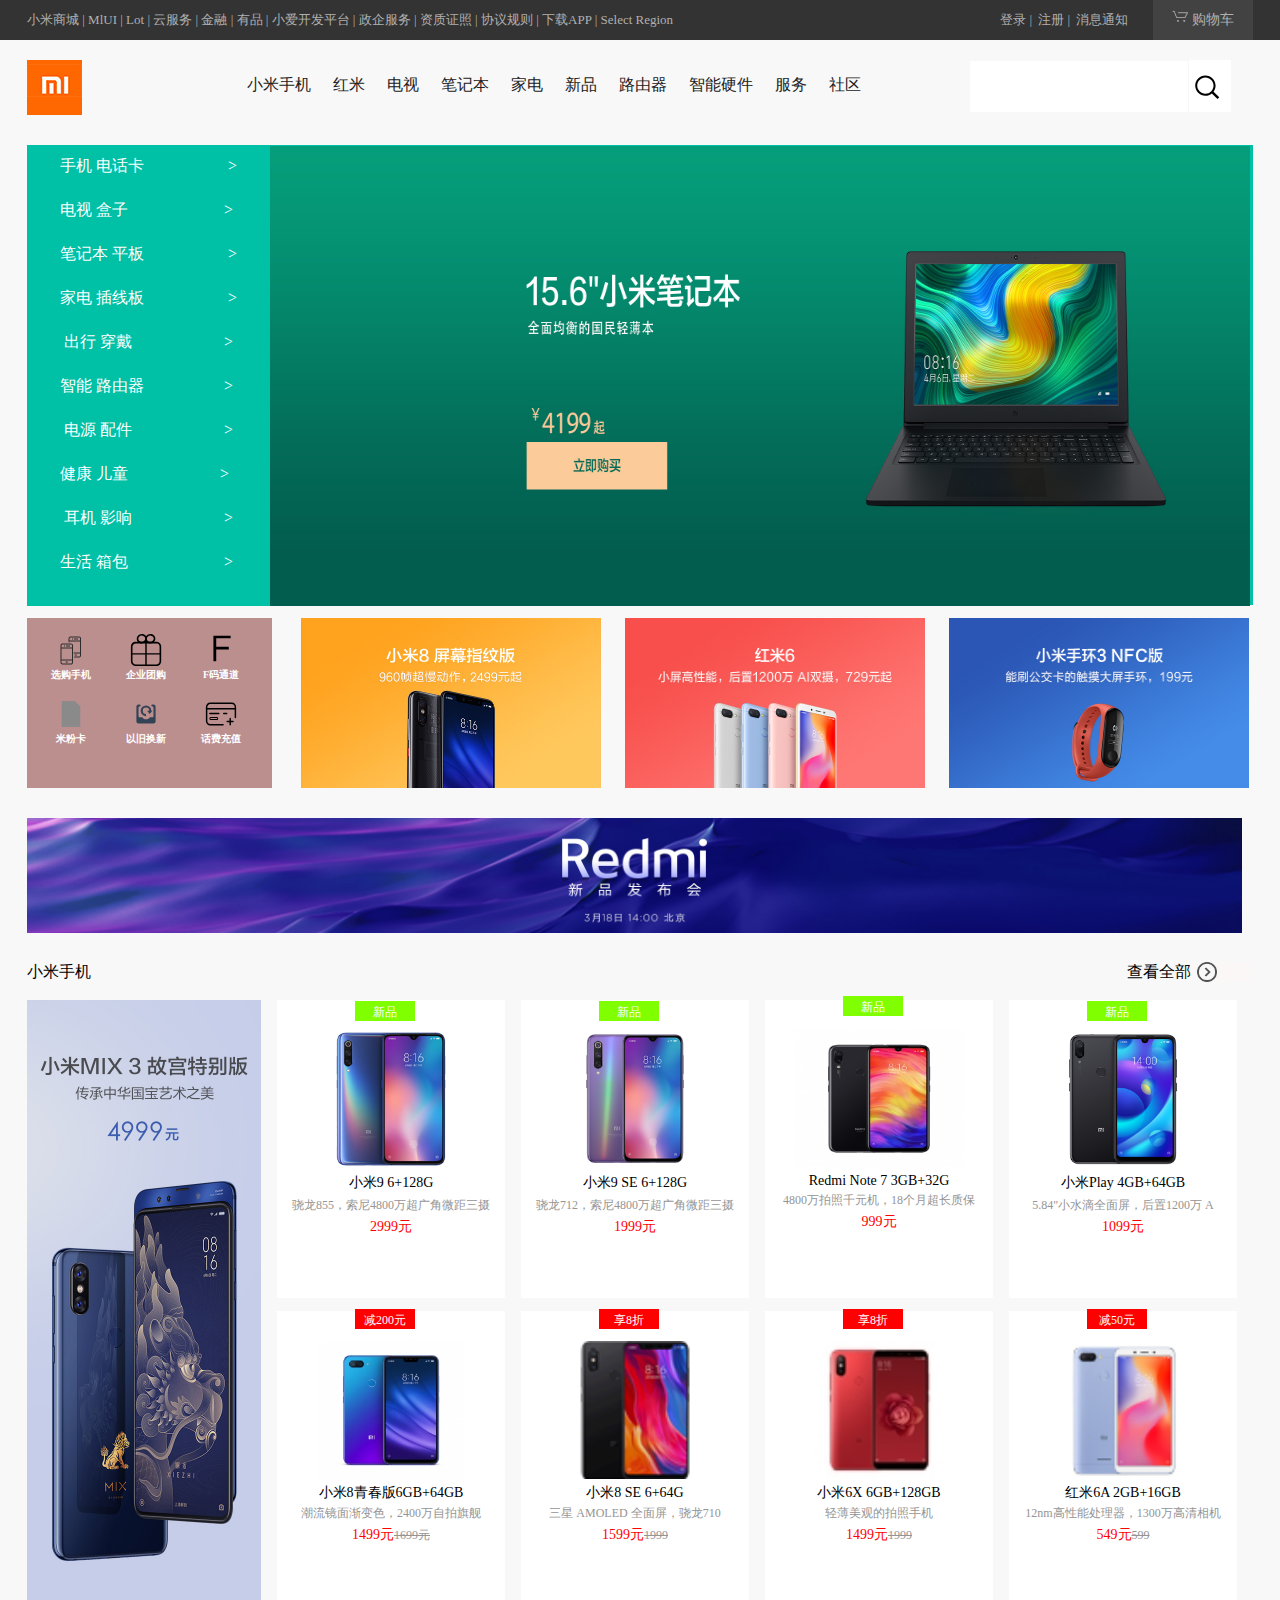
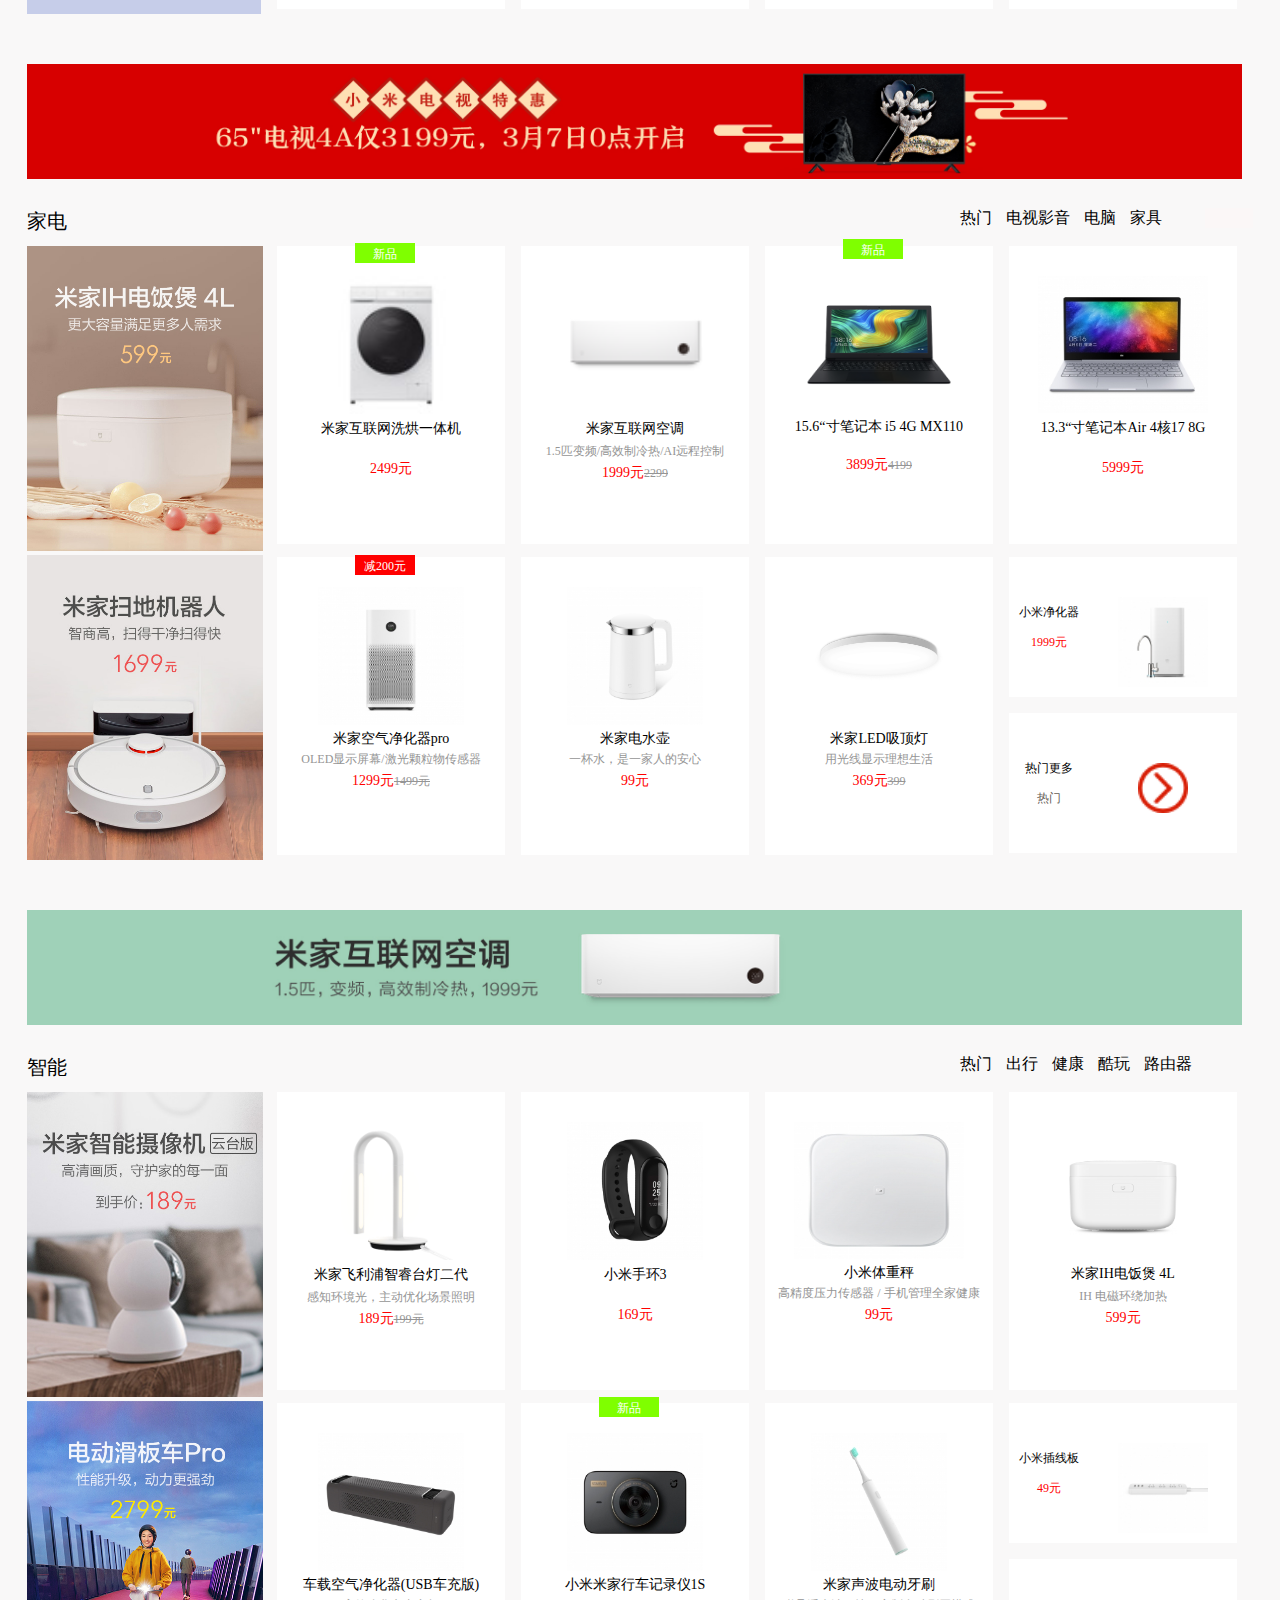
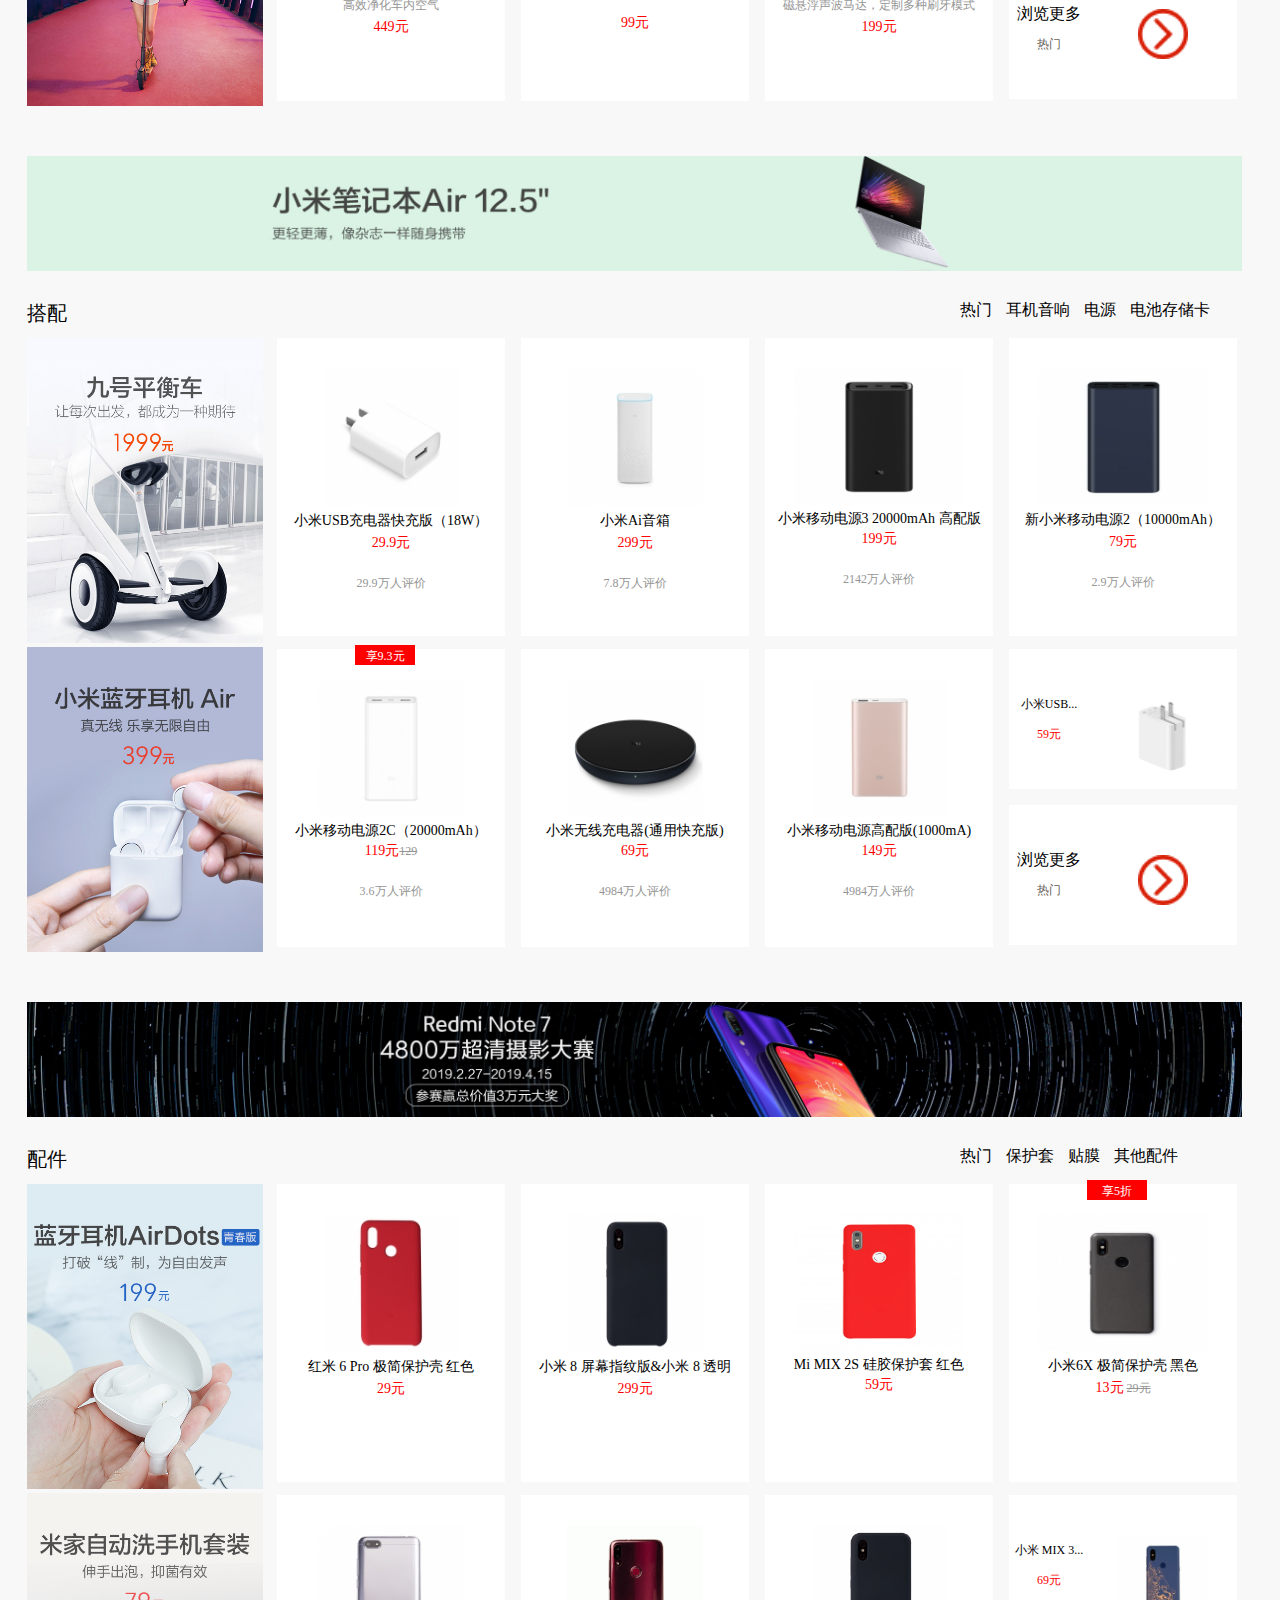
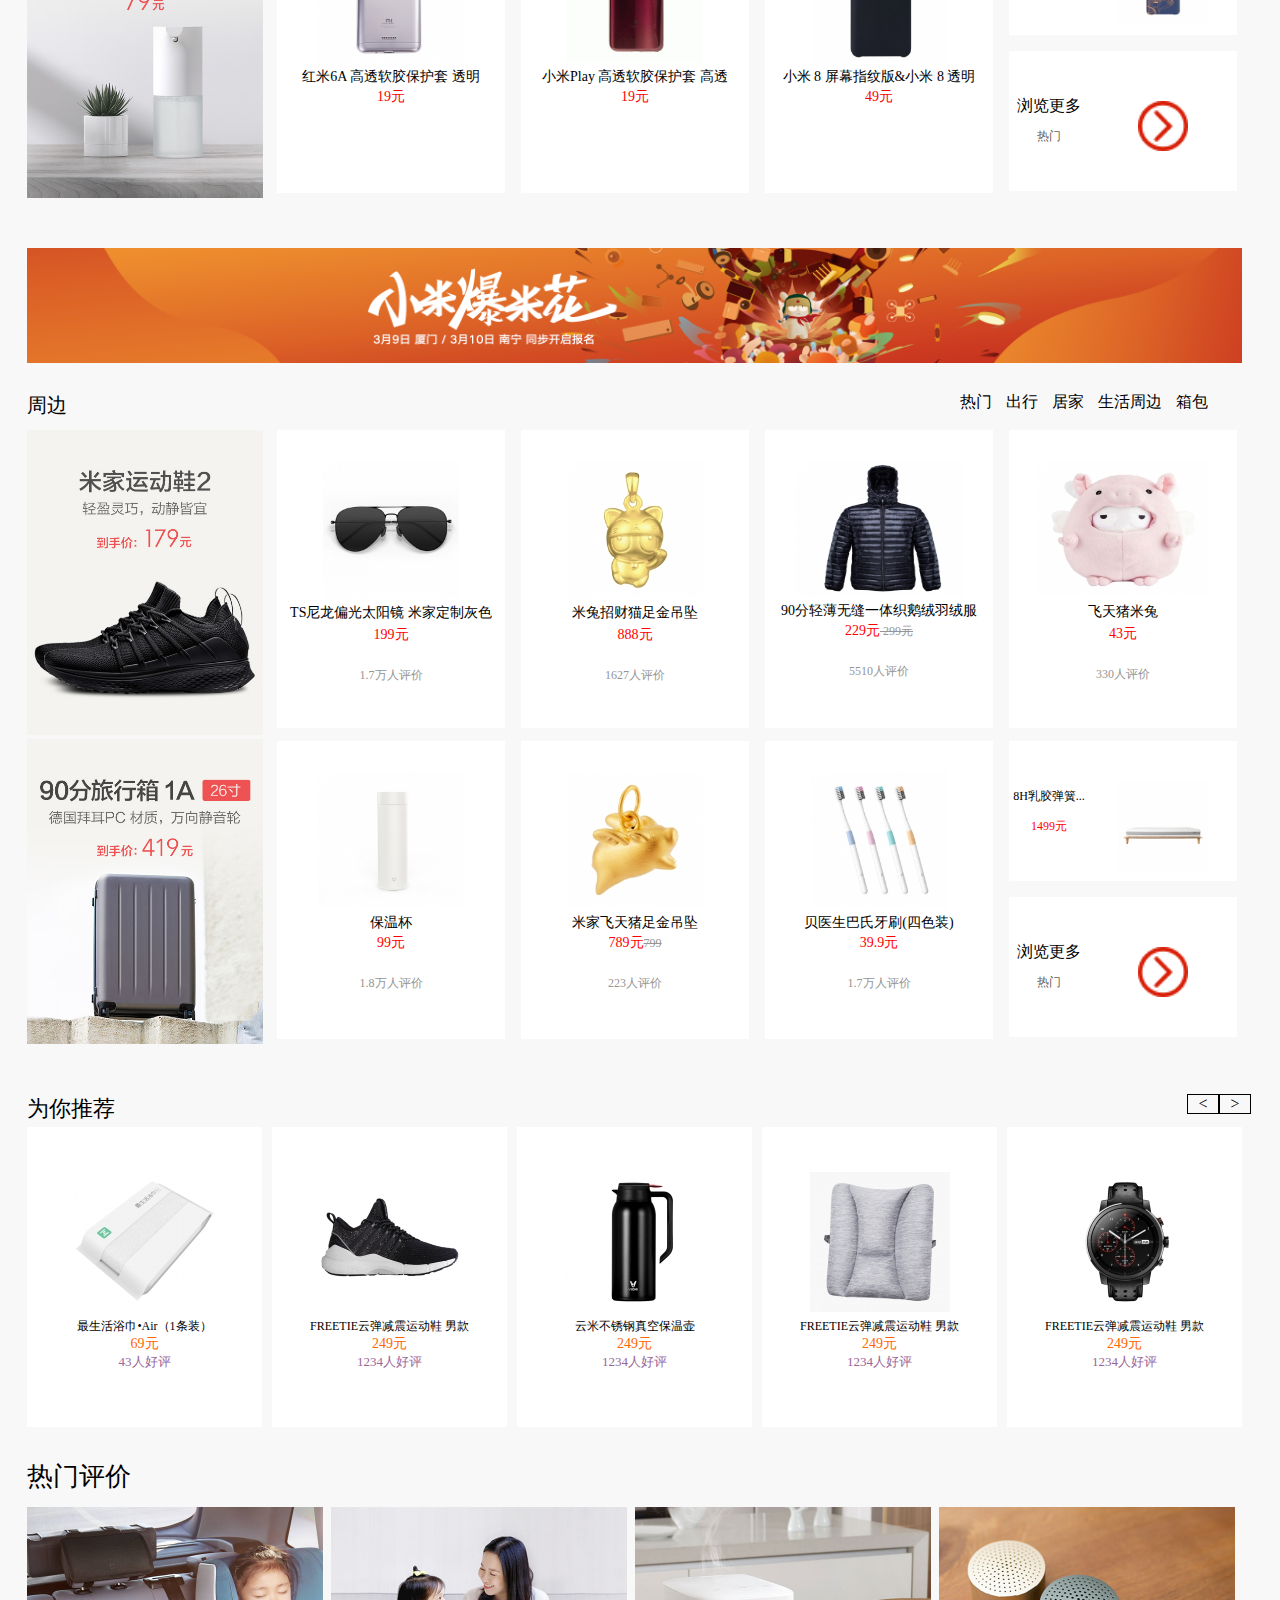
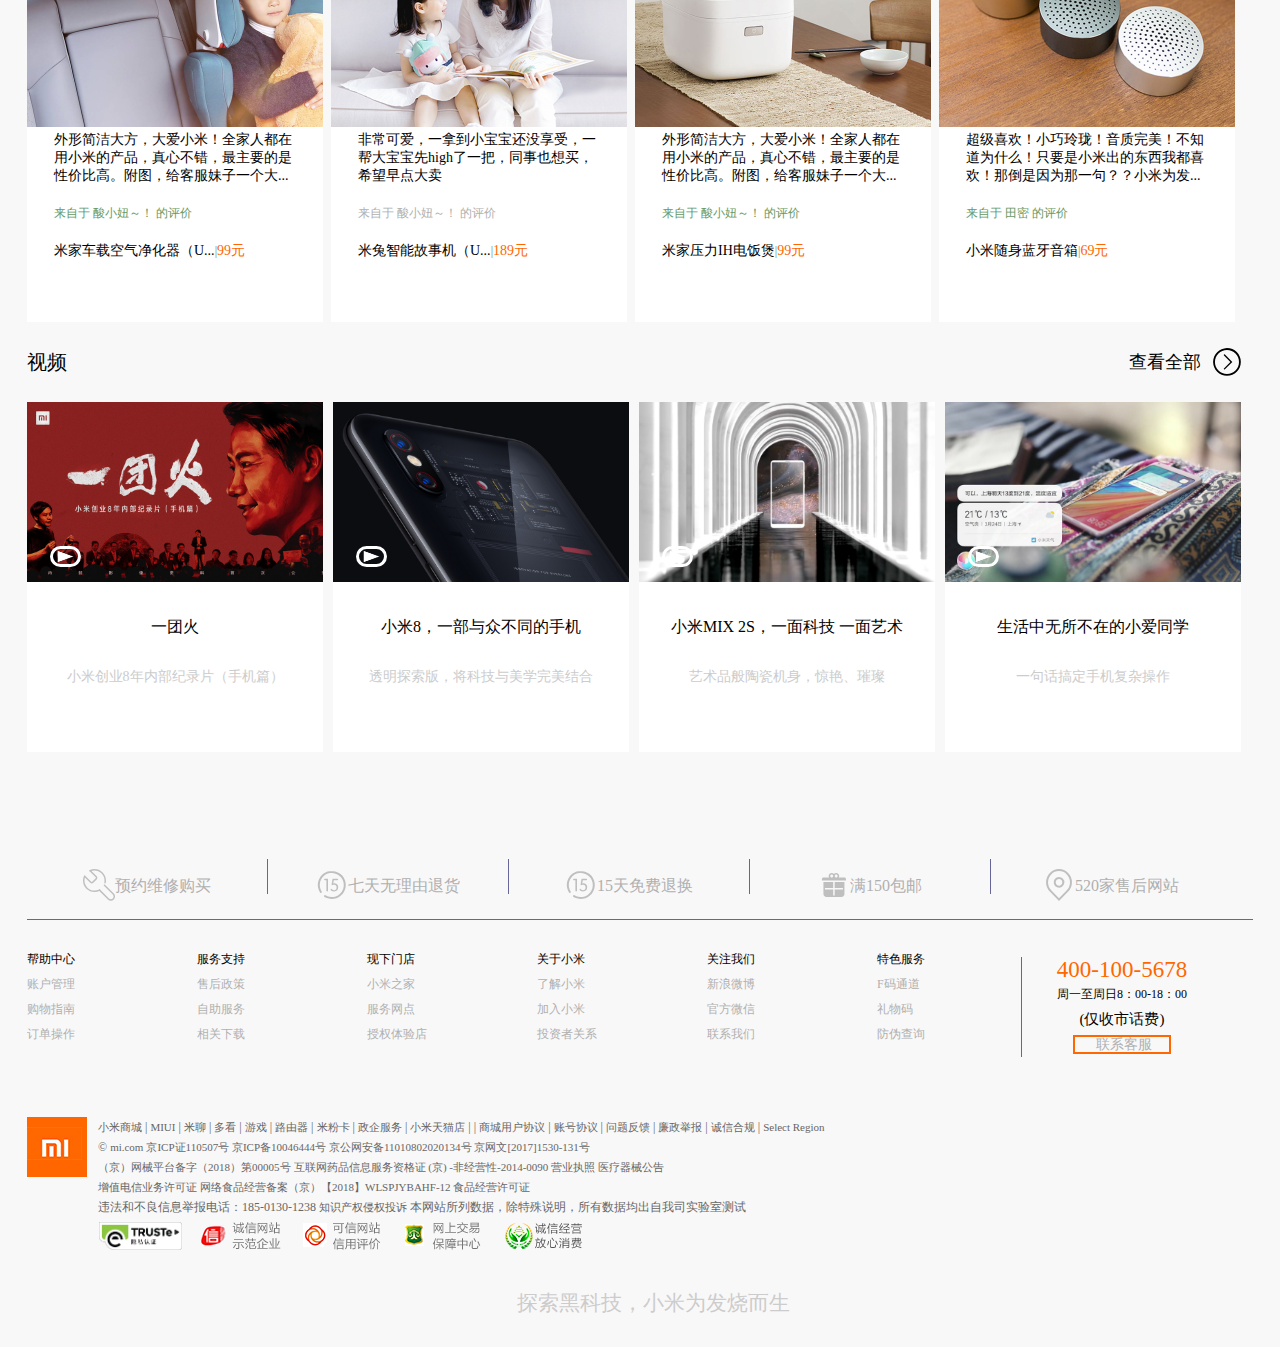
<file: index.html>
<!DOCTYPE html>
<html>
	<head>
		<meta charset="utf-8">
		<link rel="shortcut icon"  href="img/favicon.ico"/><!--图片-->
		<title>小米商城</title>
		<link rel="stylesheet" type="text/css" href="css/mi-top.css"/>
		<!-- 第二部分 -->
		<link rel="stylesheet" type="text/css" href="css/mi-two.css"/>
		<!-- 第三部分 -->
		<link rel="stylesheet" type="text/css" href="css/mi-three.css"/>
		<!-- 第四部分 -->
		<link rel="stylesheet" type="text/css" href="css/mifour.css"/>
	<!--第五部分-->
	<link rel="stylesheet" type="text/css" href="css/mi-wu.css"/>
	<!--第10部分-->
	<link rel="stylesheet" type="text/css" href="css/si.css"/>
	<!--倒数第二部分-->
	<link rel="stylesheet" type="text/css" href="css/daos.css"/>
	</head>
	<body>
		<!-- 头部开始 -->
		<div class="mi-top">
			<div class="mi-toponw">
				
				<div class="mi-topone">
					<a href="#">小米商城</a>
					<a href="">|</a>
					<a href="">MlUI</a>
					<a href="">|</a>
					<a href="">Lot</a>
					<a href="">|</a>
					<a href="">云服务</a>
					<a href="">|</a>
					<a href="">金融</a>
					<a href="">|</a>
					<a href="">有品</a>
					<a href="">|</a>
					<a href="">小爱开发平台</a>
					<a href="">|</a>
					<a href="">政企服务</a>
					<a href="">|</a>
					<a href="">资质证照</a>
					<a href="">|</a>
					<a href="">协议规则</a>
					<a href="">|</a>
					<a href="">下载APP</a>
					<a href="">|</a>
					<a href="">Select Region</a>
					
				</div>
				<div class="mi-toptow">
					<div class="mi-toptowtow">
						 <a class="mi-gt" href=""><img src="img/小米商城%20-%20小米9、小米MIX%203、红米Note%207，小米电视官方网_files/d7db56d1d850113f016c95e289e36efa.png" width="16"> <span>购物车</span></a>
					</div>
					
				</div>
				<div class="mi-to">
					
				
				<div class="mi-tot">
					<span><a href="">登录</a></span>
					<span>|</span>
					<div class="mi-tot">
						<span><a href="">注册</a></span>
						<span>|</span>
						<div class="mi-tot">
							<span><a href="">消息通知</a></span>
					</div>		
				</div>
			</div></div>
		</div></div>
		<!-- 头部结束 -->
		
		<!-- 第二部分开始 -->
		<div class="mi-two1">
			<div class="mi-two-one1">
				<div class="mi-log1" class="log1">
					<span><img  src="img/log.jpg"  width="55"  alt="小米商城" title="小米商城"></span>
					
				</div>
			<div class="mi-two-one1-a">
				<span><a href="">小米手机</a></span>
				<span><a href="">红米</a></span>
				<span><a href="">电视</a></span>
				<span><a href="">笔记本</a></span>
				<span><a href="">家电</a></span>
				<span><a href="">新品</a></span>
				<span><a href="">路由器</a></span>
				<span><a href="">智能硬件</a></span>
				<span><a href="">服务</a></span>
				<span><a href="">社区</a></span>
			</div>
			<div class="mi-two-one1-a   mi1">
				<form action="#" method="get">
				<div><input type="search" name="se"  id="se" class="mis" value="" "  /></div>
				<div class="mi2" ><span><img src="img/搜索.svg "/></span></div>
				</form>
			</div>
			</div></div>
		</div>
		<!-- 第二部分结束 -->
		<!-- 第三部分开始 -->
		<div class="mi-three">
			<div  class="mi-three-onee">
				<div class="mi-treww-om"><a href="">&nbsp;&nbsp;&nbsp;&nbsp;&nbsp;&nbsp;&nbsp; 手机 电话卡<span>&nbsp;&nbsp;&nbsp;&nbsp;&nbsp;&nbsp;&nbsp;&nbsp;&nbsp;&nbsp;&nbsp;&nbsp;&nbsp;&nbsp;&nbsp;&nbsp;&nbsp;&nbsp;&nbsp;&nbsp;&nbsp;></span></a>  </div>
				<div class="mi-treww-om"><a href="">&nbsp;&nbsp;&nbsp;&nbsp;&nbsp;&nbsp;&nbsp; 电视 盒子<span>&nbsp;&nbsp;&nbsp;&nbsp;&nbsp;&nbsp;&nbsp;&nbsp;&nbsp;&nbsp;&nbsp;&nbsp;&nbsp;&nbsp;&nbsp;&nbsp;&nbsp;&nbsp;&nbsp;&nbsp;&nbsp;&nbsp;&nbsp;&nbsp;></span></a></div>
				<div class="mi-treww-om"><a href=""> &nbsp;&nbsp;&nbsp;&nbsp;&nbsp;&nbsp;&nbsp;&nbsp;笔记本 平板<span>&nbsp;&nbsp;&nbsp;&nbsp;&nbsp;&nbsp;&nbsp;&nbsp;&nbsp;&nbsp;&nbsp;&nbsp;&nbsp;&nbsp;&nbsp;&nbsp;&nbsp;&nbsp;&nbsp;&nbsp;&nbsp;></span></a></div>
				<div class="mi-treww-om"><a href=""> &nbsp;&nbsp;&nbsp;&nbsp;&nbsp;&nbsp;&nbsp;&nbsp;家电 插线板<span>&nbsp;&nbsp;&nbsp;&nbsp;&nbsp;&nbsp;&nbsp;&nbsp;&nbsp;&nbsp;&nbsp;&nbsp;&nbsp;&nbsp;&nbsp;&nbsp;&nbsp;&nbsp;&nbsp;&nbsp;&nbsp;></span> </a></div>
				<div class="mi-treww-om"><a href="">&nbsp;&nbsp;&nbsp;&nbsp;&nbsp;&nbsp;&nbsp;&nbsp; 出行 穿戴<span>&nbsp;&nbsp;&nbsp;&nbsp;&nbsp;&nbsp;&nbsp;&nbsp;&nbsp;&nbsp;&nbsp;&nbsp;&nbsp;&nbsp;&nbsp;&nbsp;&nbsp;&nbsp;&nbsp;&nbsp;&nbsp;&nbsp;&nbsp;></span></a></div>
				<div class="mi-treww-om"><a href="">&nbsp;&nbsp;&nbsp;&nbsp;&nbsp;&nbsp;&nbsp;&nbsp;智能 路由器<span>&nbsp;&nbsp;&nbsp;&nbsp;&nbsp;&nbsp;&nbsp;&nbsp;&nbsp;&nbsp;&nbsp;&nbsp;&nbsp;&nbsp;&nbsp;&nbsp;&nbsp;&nbsp;&nbsp;&nbsp;></span> </a></div>
				<div class="mi-treww-om"><a href="">&nbsp;&nbsp;&nbsp;&nbsp;&nbsp;&nbsp;&nbsp;&nbsp; 电源 配件<span>&nbsp;&nbsp;&nbsp;&nbsp;&nbsp;&nbsp;&nbsp;&nbsp;&nbsp;&nbsp;&nbsp;&nbsp;&nbsp;&nbsp;&nbsp;&nbsp;&nbsp;&nbsp;&nbsp;&nbsp;&nbsp;&nbsp;&nbsp;></span></a></div>
				<div class="mi-treww-om"><a class="haha" href="">&nbsp;&nbsp;&nbsp;&nbsp;&nbsp;&nbsp;&nbsp; 健康 儿童<span>&nbsp;&nbsp;&nbsp;&nbsp;&nbsp;&nbsp;&nbsp;&nbsp;&nbsp;&nbsp;&nbsp;&nbsp;&nbsp;&nbsp;&nbsp;&nbsp;&nbsp;&nbsp;&nbsp;&nbsp;&nbsp;&nbsp;&nbsp;></span></a></div>
				<div class="mi-treww-om"><a href="">&nbsp;&nbsp;&nbsp;&nbsp;&nbsp;&nbsp;&nbsp;&nbsp; 耳机 影响<span>&nbsp;&nbsp;&nbsp;&nbsp;&nbsp;&nbsp;&nbsp;&nbsp;&nbsp;&nbsp;&nbsp;&nbsp;&nbsp;&nbsp;&nbsp;&nbsp;&nbsp;&nbsp;&nbsp;&nbsp;&nbsp;&nbsp;&nbsp;></span></a></div>
				<div class="mi-treww-om"><a href="">&nbsp;&nbsp;&nbsp;&nbsp;&nbsp;&nbsp;&nbsp;&nbsp;生活 箱包<span>&nbsp;&nbsp;&nbsp;&nbsp;&nbsp;&nbsp;&nbsp;&nbsp;&nbsp;&nbsp;&nbsp;&nbsp;&nbsp;&nbsp;&nbsp;&nbsp;&nbsp;&nbsp;&nbsp;&nbsp;&nbsp;&nbsp;&nbsp;&nbsp;></span></a></div>	
			</div>
			<div  class="mi-three-onee">	<img title="小米笔记本" src="img\2.jpg" height="460"  width="980"/>
				
			</div>
		</div></div></div>
		<!-- <第三部分结束 -->
			
		<!-- 第四部分开始 -->
		<div class="mi-for">
			<div class="mi-for1">
				<div class="mi-for3">
					
						<div class="ds">
							<div class="mi">
							
								<ul>
									<a href=""><li><img src="img/tan2.png"/><p>选购手机</p></li></a>
									<a href=""><li><img src="img/tan1.png"/><p>企业团购</p></li></a>
									<a href=""><li><img src="img/F.png"/><p>F码通道</p></li></a>
									<a href=""><li><img src="img/t5.png"/><p>米粉卡</p></li> </a>
									<a href=""><li><img src="img/hi.png"/><p>以旧换新</p></li> </a>
									<a href=""><li><img src="img/huafei.png"/><p>话费充值</p></li></a>
						
								</ul>
							
						</div>
							</div>
					<div class="ds ds1">
						<div class="ds2">
							<ul>
							<li><img src="img/mi1.jpg"/></li>
							<li><img src="img/mi2.jpg"></li>
							<li><img src="img/mi3.jpg"/></li>
						</ul>
						</div>
						
					</div>
					</div>
					
				</div>
				
			</div>
		</div>
		<!-- 第四部分结束 -->
		
		<!--第五部分开始-->
		<div class="mi-w">
			<img src="img/re.jpg"/>
		</div>
		
		
		<div class="mi-liu">
			<div class="mi-liu-top">
				<div class="mi-liu-top1">
					<span>小米手机</span>
					
				</div>
				<div class="mi-liu-top1 mi-liu-top2">
					<span>查看全部 </span>
					
					<h3><img width="20px" src="img/xiayi.png"/></h3>
				</div>
			</div>
		<div class="mi-tu">
			<div class="mi-tu-1">
				<img width="234" height="614" src="img/小米商城 - 小米9、小米MIX 3、红米Note 7，小米电视官方网_files/mi1.jpg"/>
			</div>
		</div>
		<div class="mi-tu mi-tu-2">
			<ul>
				
				<li><a href="#"><img class="mi-t1u" src="img/小米商城 - 小米9、小米MIX 3、红米Note 7，小米电视官方网_files/mi9-320.png"></a>
					<p><a href="">小米9 6+128G</a></p>
					<p>骁龙855，索尼4800万超广角微距三摄</p>
					<p><span>2999元</span></p>
					<p class="mi-xx" >新品</p>
				</li>
				<li><a href="#"><img class="mi-t1u" src="img/小米商城 - 小米9、小米MIX 3、红米Note 7，小米电视官方网_files/mi9se-320.png"></a>
					<p><a href="">小米9 SE 6+128G</a></p>
					<p>骁龙712，索尼4800万超广角微距三摄</p>
					<p><span>1999元</span></p>
					<p class="mi-xx" >新品</p>
				</li>
				<li><a href="#"><img style="width: 170px;" height="137"  class="mi-t1u" src="img/hong.jpg"></a>
					<br><span><a href="">Redmi Note 7 3GB+32G
</a></span>
					<p>4800万拍照千元机，18个月超长质保</p>
					<p><span>999元</span></p>
					<p class="mi-xx" >新品</p>
				</li>
				<li><a href="#"><img class="mi-t1u" src="img/小米商城 - 小米9、小米MIX 3、红米Note 7，小米电视官方网_files/pc-320-miplay-1.png"></a>
					<p><a href="">小米Play 4GB+64GB
</a></p>
					<p>5.84"小水滴全面屏，后置1200万 A</p>
					<p><span>1099元</span></p>
					<p class="mi-xx" >新品</p>
				</li>
				<li><a href="#"><img style="width: 146px;" height="138px" class="mi-t1u" src="img/小米商城 - 小米9、小米MIX 3、红米Note 7，小米电视官方网_files/pms_1537324004.08544830!220x220.jpg"></a>
					<br><span><a href="">小米8青春版6GB+64GB</a></span>
					<p>潮流镜面渐变色，2400万自拍旗舰</p>
					<p><span>1499元</span><del>1699元</del></p>
					<p class="mi-xx xx" >减200元</p>
				</li>
				<li><a href="#"><img style="width: 136px;" height="138px"  class="mi-t1u" src="img/小米商城 - 小米9、小米MIX 3、红米Note 7，小米电视官方网_files/m8-80.png"></a>
					<br><span><a href="">小米8 SE 6+64G</a></span>
					<p>三星 AMOLED 全面屏，骁龙710</p>
					<p><span>1599元</span><del>1999</del></p>
					<p class="mi-xx xx" >享8折</p>
				</li>
				<li><a href="#"><img class="mi-t1u" style="width: 136px;" height="138px" src="img/小米商城 - 小米9、小米MIX 3、红米Note 7，小米电视官方网_files/80808080808080.jpg"></a>
					<br><span><a href="">小米6X 6GB+128GB</a></span>
					<p>轻薄美观的拍照手机</p>
					<p><span>1499元</span><del>1999</del></p>
					<p class="mi-xx xx" >享8折</p>
				</li>
				<li><a href="#"><img style="width: 136px;" height="138px" class="mi-t1u" src="img/小米商城 - 小米9、小米MIX 3、红米Note 7，小米电视官方网_files/666666.png"></a>
					<br><span><a href="">红米6A 2GB+16GB</a></span>
					<p>12nm高性能处理器，1300万高清相机</p>
					<p><span>549元</span><del>599</del></p>
					<p class="mi-xx xx" >减50元</p>
				</li>
			</ul>
		</div>
		</div>
		<!--第五部分结束-->
		<!--第六部分结束-->
		<div class="mi-w">
			<img src="img/hoQ.jpg"/>
		</div>
		
		
		<div class="mi-liu">
			<div class="mi-liu-top" >
				<div class="mi-liu-top1 ddd" >
					<span><a href="">家电</a></span>
					
				</div>
				<div class="mi-liu-top1 mi-liu-top2 mim1" >
					
					<span><a href="">热门</a></span>
					<span><a href="">电视影音</a> </span>
					<span><a href="">电脑</a></span>
					<span><a href="">家具</a> </span>
				</div>
			</div>
		<div class="mi-tu">
			<div class="mi-tu-1">
				<img width="236" height="305" src="img/dian.jpg"/>
				<img width="236" height="305" src="img/小米商城 - 小米9、小米MIX 3、红米Note 7，小米电视官方网_files/mi2.jpg"/>
			</div>
		</div>
		<div class="mi-tu mi-tu-2">
			<ul>
				
				<li><a href="#"><img style="width: 136px;" height="138px" class="mi-t1u" src="img/小米商城 - 小米9、小米MIX 3、红米Note 7，小米电视官方网_files/xiyiji.jpg"></a>
					<p><a href="">米家互联网洗烘一体机</a></p>
					<p></p><br />
					<p><span>2499元</span></p>
					<p class="mi-xx" >新品</p>
				</li>
				<li><a href="#"><img style="width: 136px;" height="138px" class="mi-t1u" src="img/小米商城 - 小米9、小米MIX 3、红米Note 7，小米电视官方网_files/kongtiaoguan140.png"></a>
					<p><a href="">米家互联网空调</a></p>
					<p>1.5匹变频/高效制冷热/AI远程控制</p>
					<p><span>1999元</span><del>2299</del></p>
					
				</li>
				<li><a href="#"><img style="width: 170px;" height="137"  class="mi-t1u" src="img/小米商城 - 小米9、小米MIX 3、红米Note 7，小米电视官方网_files/xmad_15350951136177_QUuVm.png"></a>
					<br><span><a href="">15.6“寸笔记本 i5 4G MX110
</a></span>
					<p></p><br />
					<p><span>3899元</span><del>4199</del></p>
					<p class="mi-xx" >新品</p>
				</li>
				<li><a href="#"><img style="width: 170px;" height="137" class="mi-t1u" src="img/小米商城 - 小米9、小米MIX 3、红米Note 7，小米电视官方网_files/pms_1524636075.71677607!220x220.jpg"></a>
					<p><a href="">13.3“寸笔记本Air 4核17 8G</p>
</a></p>
					<p></p><br />
					<p><span>5999元</span></p>
					
				</li>
				<li><a href="#"><img style="width: 146px;" height="138px" class="mi-t1u" src="img/小米商城 - 小米9、小米MIX 3、红米Note 7，小米电视官方网_files/pms_1510020567.64467830!220x220.jpg"></a>
					<br><span><a href="">米家空气净化器pro</a></span>
					<p>OLED显示屏幕/激光颗粒物传感器</p>
					<p><span>1299元</span><del>1499元</del></p>
					<p class="mi-xx xx" >减200元</p>
				</li>
				<li><a href="#"><img style="width: 136px;" height="138px"  class="mi-t1u" src="img/小米商城 - 小米9、小米MIX 3、红米Note 7，小米电视官方网_files/pms_1465366178.11466342!220x220.jpg"></a>
					<br><span><a href="">米家电水壶</a></span>
					<p>一杯水，是一家人的安心</p>
					<p><span>99元</span></p>
					
				</li>
				<li><a href="#"><img class="mi-t1u" style="width: 136px;" height="138px" src="img/小米商城 - 小米9、小米MIX 3、红米Note 7，小米电视官方网_files/xmad_15281923207128_rOfDp.png"></a>
					<br><span><a href="">米家LED吸顶灯</a></span>
					<p>用光线显示理想生活</p>
					<p><span>369元</span><del>399</del></p>
					
				</li>
				<li class="mi-ji" id="miii">
					<div class="mi-jii">
						<a href="#"><p class="mi-j">小米净化器 </p>
						<p class="mi-j mi-j2">1999元 </p>
						
						<p><img src="img/小米商城 - 小米9、小米MIX 3、红米Note 7，小米电视官方网_files/pms_1521634907.16181074!220x220.jpg"/></p></a>
						
					</div>
					<div class="mi-jii">
						<a href="#"><p class="mi-j">热门更多 </p>
						<p class="mi-j mi-j2 mi-j3" >热门</p>
						<p><img class="mijp" src="img/ji.png"/></p></a>
						
					</div>
						
				</li>
			</ul>
		</div>
		</div>
		<!--第五部分结束-->
		<!--第六部分开始-->
			<div class="mi-w">
			<img src="img/liu.jpg"/>
		</div>
		
		
		<div class="mi-liu">
			<div class="mi-liu-top" >
				<div class="mi-liu-top1 ddd ddd1" >
					<span><a href="">智能</a></span>
					
				</div>
				<div class="mi-liu-top1 mi-liu-top2 mim1 miml1" >
					
					<span><a href="">热门</a></span>
					<span><a href="">出行</a> </span>
					<span><a href="">健康</a></span>
					<span><a href="">酷玩</a> </span>
					<span><a href="">路由器</a> </span>
				</div>
			</div>
		<div class="mi-tu">
			<div class="mi-tu-1">
				<img width="236" height="305" src="img/x.jpg"/>
				<img width="236" height="305" src="img/h.jpg"/>
			</div>
		</div>
		<div class="mi-tu mi-tu-2">
			<ul>
				
				<li><a href="#"><img style="width: 136px;" height="138px" class="mi-t1u" src="img/x1.png"></a>
					<p><a href="">米家飞利浦智睿台灯二代</a></p>
					<p>感知环境光，主动优化场景照明</p>
					<p><span>189元</span><del>199元</del></p>
					
				</li>
				<li><a href="#"><img style="width: 136px;" height="138px" class="mi-t1u" src="img/x2.jpg"></a>
					<p><a href="">小米手环3</a></p>
					<p></p><br />
					<p><span>169元</span></p>
					
				</li>
				<li><a href="#"><img style="width: 170px;" height="137"  class="mi-t1u" src="img/x3.jpg"></a>
					<br><span><a href="">小米体重秤</a></span>
					<p>高精度压力传感器 / 手机管理全家健康</p>
					<p><span>99元</span></p>
					
				</li>
				<li><a href="#"><img style="width: 170px;" height="137" class="mi-t1u" src="img/x5.png"></a>
					<p><a href="">米家IH电饭煲 4L</p>
</a></p>
					<p>IH 电磁环绕加热 </p>
					<p><span>599元</span></p>
					
				</li>
				<li><a href="#"><img style="width: 146px;" height="138px" class="mi-t1u" src="img/x6.jpg"></a>
					<br><span><a href="">车载空气净化器(USB车充版)</a></span>
					<p>高效净化车内空气</p>
					<p><span>449元</span></p>
					
				</li>
				<li><a href="#"><img style="width: 136px;" height="138px"  class="mi-t1u" src="img/x7.jpg"></a>
					<br><span><a href="">小米米家行车记录仪1S</a></span>
					<p></p><br />
					<p><span>99元</span></p>
					<p class="mi-xx" >新品</p>
					
				</li>
				<li><a href="#"><img class="mi-t1u" style="width: 136px;" height="138px" src="img/x9.jpg"></a>
					<br><span><a href="">米家声波电动牙刷</a></span>
					<p>磁悬浮声波马达，定制多种刷牙模式</p>
					<p><span>199元</span></p>
					
				</li>
				<li class="mi-ji" id="miii">
					<div class="mi-jii">
						<a href="#"><p class="mi-j">小米插线板 </p>
						<p class="mi-j mi-j2">49元 </p>
						
						<p><img src="img/x10.jpg"/></p></a>
						
					</div>
					<div class="mi-jii">
						<a href="#"><p style="font-size: 16px;" class="mi-j">浏览更多 </p>
						<p class="mi-j mi-j2 mi-j3" >热门</p>
						<p><img class="mijp" src="img/ji.png"/></p></a>
						
					</div>
						
				</li>
			</ul>
		</div>
		</div>
		<!--第六部分结束-->
		<!--第七部分开始-->
		<div class="mi-w">
			<img src="img/x21.jpg"/>
		</div>
		
		
		<div class="mi-liu">
			<div class="mi-liu-top" >
				<div class="mi-liu-top1 ddd ddd1" >
					<span><a href="">搭配</a></span>
					
				</div>
				<div class="mi-liu-top1 mi-liu-top2 mim1 miml1" >
					
					<span><a href="">热门</a></span>
					<span><a href="">耳机音响</a> </span>
					<span><a href="">电源</a></span>
					<span><a href="">电池存储卡</a> </span>
					
				</div>
			</div>
		<div class="mi-tu">
			<div class="mi-tu-1">
				<img width="236" height="305" src="img/x22.jpg"/>
				<img width="236" height="305" src="img/x200.jpg"/>
			</div>
		</div>
		<div class="mi-tu mi-tu-2">
			<ul>
				
				<li><a href="#"><img style="width: 136px;" height="138px" class="mi-t1u" src="img/x24.jpg"></a>
					<p><a href="">小米USB充电器快充版（18W）</a></p>
					
					<p><span>29.9元</span></p><br />
					<p>29.9万人评价</p>
					
					
				</li>
				<li><a href="#"><img style="width: 136px;" height="138px" class="mi-t1u" src="img/x23.jpg"></a>
					<p><a href="">小米Ai音箱</a></p>
					
					<p><span>299元</span></p><br />
					<p>7.8万人评价</p>
					
				</li>
				<li><a href="#"><img style="width: 170px;" height="137"  class="mi-t1u" src="img/x25.jpg"></a>
					<br><span><a href="">小米移动电源3 20000mAh 高配版</a></span>
					
					<p><span>199元</span></p><br />
					<p>2142万人评价</p>
					
				</li>
				<li><a href="#"><img style="width: 170px;" height="137" class="mi-t1u" src="img/x26.jpg"></a>
					<p><a href="">新小米移动电源2（10000mAh）</p>
</a></p>
					
					<p><span>79元</span></p><br />
					<p>2.9万人评价</p>
					
				</li>
				<li><a href="#"><img style="width: 146px;" height="138px" class="mi-t1u" src="img/x27.jpg"></a>
					<br><span><a href="">小米移动电源2C（20000mAh）</a></span>
					
					<p><span>119元</span><del>129</del></p>
					<br /><p>3.6万人评价</p>
					<p style="top: -257px;"  class="mi-xx xx">享9.3元</p>
					
				</li>
				<li><a href="#"><img style="width: 136px;" height="138px"  class="mi-t1u" src="img/x28.jpg"></a>
					<br><span><a href="">小米无线充电器(通用快充版)</a></span>
					
					<p><span>69元</span></p>
					<br /><p>4984万人评价</p>
					
					
				</li>
				<li><a href="#"><img class="mi-t1u" style="width: 136px;" height="138px" src="img/x29.jpg"></a>
					<br><span><a href="">小米移动电源高配版(1000mA)</a></span>
					
					<p><span>149元</span></p>
					<br /><p>4984万人评价</p>
					
				</li>
				<li class="mi-ji" id="miii">
					<div class="mi-jii">
						<a href="#"><p class="mi-j">小米USB...</p>
						<p class="mi-j mi-j2">59元 </p>
						
						<p><img src="img/x20.jpg"/></p></a>
						
					</div>
					<div class="mi-jii">
						<a href="#"><p style="font-size: 16px;" class="mi-j">浏览更多 </p>
						<p class="mi-j mi-j2 mi-j3" >热门</p>
						<p><img class="mijp" src="img/ji.png"/></p></a>
						
					</div>
						
				</li>
			</ul>
		</div>
		</div>
		<!--第七部分结束-->
		<!--第八部分开始-->
		<div class="mi-w">
			<img src="img/300.jpg"/>
		</div>
		
		
		<div class="mi-liu">
			<div class="mi-liu-top" >
				<div class="mi-liu-top1 ddd ddd1" >
					<span><a href="">配件</a></span>
					
				</div>
				<div class="mi-liu-top1 mi-liu-top2 mim1 miml1" >
					<span><a href="">热门</a></span>
					<span><a href="">保护套</a></span>
					<span><a href="">贴膜</a> </span>
					<span><a href="">其他配件</a></span>
					
				</div>
			</div>
		<div class="mi-tu">
			<div class="mi-tu-1">
				<img width="236" height="305" src="img/310.jpg"/>
				<img width="236" height="305" src="img/x302.jpg"/>
			</div>
		</div>
		<div class="mi-tu mi-tu-2">
			<ul>
				
				<li><a href="#"><img style="width: 136px;" height="138px" class="mi-t1u" src="img/x306.jpg"></a>
					<p><a href="">红米 6 Pro 极简保护壳 红色</a></p>
					
					<p><span>29元</span></p><br />
					
					
					
				</li>
				<li><a href="#"><img style="width: 136px;" height="138px" class="mi-t1u" src="img/x307.jpg"></a>
					<p><a href="">小米 8 屏幕指纹版&小米 8 透明</a></p>
					
					<p><span>299元</span></p>
					
					
				</li>
				<li><a href="#"><img style="width: 170px;" height="137"  class="mi-t1u" src="img/x32.png"></a>
					<br><span><a href="">Mi MIX 2S 硅胶保护套 红色</a></span>
					
					<p><span>59元</span></p><br />
					
				</li>
				<li><a href="#"><img style="width: 170px;" height="137" class="mi-t1u" src="img/x308.jpg"></a>
					<p><a href="">小米6X 极简保护壳 黑色</p>
</a></p>
					
					<p><span>13元</span> <del>29元</del></p><br />
					<p class="mi-xx xx">享5折</p>
				</li>
				<li><a href="#"><img style="width: 146px;" height="138px" class="mi-t1u" src="img/x310.jpg"></a>
					<br><span><a href="">红米6A 高透软胶保护套 透明</a></span>
					
					<p><span>19元</span></p>
					
				</li>
				<li><a href="#"><img style="width: 136px;" height="138px"  class="mi-t1u" src="img/x307.png"></a>
					<br><span><a href="">小米Play 高透软胶保护套 高透</a></span>
					
					<p><span>19元</span></p>
					
				</li>
				<li><a href="#"><img class="mi-t1u" style="width: 136px;" height="138px" src="img/x311.jpg"></a>
					<br><span><a href="">小米 8 屏幕指纹版&小米 8 透明</a></span>
					
					<p><span>49元</span></p>
					
					
				</li>
				<li class="mi-ji" id="miii">
					<div class="mi-jii">
						<a href="#"><p class="mi-j">小米 MIX 3...</p>
						<p class="mi-j mi-j2">69元 </p>
						
						<p><img src="img/x312.jpg"/></p></a>
						
					</div>
					<div class="mi-jii">
						<a href="#"><p style="font-size: 16px;" class="mi-j">浏览更多 </p>
						<p class="mi-j mi-j2 mi-j3" >热门</p>
						<p><img class="mijp" src="img/ji.png"/></p></a>
						
					</div>
						
				</li>
			</ul>
		</div>
		</div>
		<!--第八部分结束-->
		<!--第九部分开始-->
		<div class="mi-w">
			<img src="img/4.png"/>
		</div>
		
		
		<div class="mi-liu">
			<div class="mi-liu-top" >
				<div class="mi-liu-top1 ddd ddd1" >
					<span><a href="">周边</a></span>
					
				</div>
				<div class="mi-liu-top1 mi-liu-top2 mim1 miml1" >
					<span><a href="">热门</a></span>
					<span><a href="">出行</a></span>
					<span><a href="">居家</a> </span>
					<span><a href="">生活周边</a></span>
					<span><a href="">箱包</a> </span>
				</div>
			</div>
		<div class="mi-tu">
			<div class="mi-tu-1">
				<img width="236" height="305" src="img/41.jpg"/>
				<img width="236" height="305" src="img/412.jpg"/>
			</div>
		</div>
		<div class="mi-tu mi-tu-2">
					<ul>
				
				<li><a href="#"><img style="width: 136px;" height="138px" class="mi-t1u" src="img/414.jpg"></a>
					<p><a href="">TS尼龙偏光太阳镜 米家定制灰色</a></p>
					
					<p><span>199元</span></p><br />
					<p>1.7万人评价</p>
					
					
				</li>
				<li><a href="#"><img style="width: 136px;" height="138px" class="mi-t1u" src="img/415.jpg"></a>
					<p><a href="">米兔招财猫足金吊坠</a></p>
					
					<p><span>888元</span></p><br />
					<p>1627人评价</p>
					
				</li>
				<li><a href="#"><img style="width: 170px;" height="137"  class="mi-t1u" src="img/416.jpg"></a>
					<br><span><a href="">90分轻薄无缝一体织鹅绒羽绒服</a></span>
					
					<p><span>229元</span><del>&nbsp;299元</del></p><br />
					<p>5510人评价</p>
					
				</li>
				<li><a href="#"><img style="width: 170px;" height="137" class="mi-t1u" src="img/417.jpg"></a>
					<p><a href="">飞天猪米兔</p>
</a></p>
					
					<p><span>43元</span></p><br />
					<p>330人评价</p>
					
				</li>
				<li><a href="#"><img style="width: 146px;" height="138px" class="mi-t1u" src="img/418.jpg"></a>
					<br><span><a href="">保温杯</a></span>
					
					<p><span>99元</span></p>
					<br /><p>1.8万人评价</p>
					
				</li>
				<li><a href="#"><img style="width: 136px;" height="138px"  class="mi-t1u" src="img/419.jpg"></a>
					<br><span><a href="">米家飞天猪足金吊坠</a></span>
					
					<p><span>789元</span><del>799</del></p>
					<br /><p>223人评价</p>
					
					
				</li>
				<li><a href="#"><img class="mi-t1u" style="width: 136px;" height="138px" src="img/421.jpg"></a>
					<br><span><a href="">贝医生巴氏牙刷(四色装)</a></span>
					
					<p><span>39.9元</span></p>
					<br /><p>1.7万人评价</p>
					
				</li>
				<li class="mi-ji" id="miii">
					<div class="mi-jii">
						<a href="#"><p class="mi-j">8H乳胶弹簧...</p>
						<p class="mi-j mi-j2">1499元 </p>
						
						<p><img src="img/422.jpg"/></p></a>
						
					</div>
					<div class="mi-jii" >
						<a href="#"><p style="font-size: 16px;" class="mi-j">浏览更多 </p>
						<p class="mi-j mi-j2 mi-j3" >热门</p>
						<p><img class="mijp" src="img/ji.png"/></p></a>
						
					</div>
						
				</li>
			</ul>
		</div>
		</div>
		<!--第九部分结束-->
		
			<!--第十部分开始-->
			<div class="mi-s">
				<div class="mi-s1">
					<ul class="mi-si">
						<li>为你推荐</li>
					</ul>
					<ul class="mi-so">
						<li><</li>
						<li>></li>
					</ul>
				</div><br />
				
				<div class="mi-s2">
					<ul>
						
							
								<li><dl>
									<dt><img src="img/500.jpeg"/></dt>
									<dt><a href="">最生活浴巾•Air（1条装）</a></dt>
								<dt class="s1-mi">69元</dt>
								<dt class="s2-mi">43人好评</dt>
								</dl> </li>
									
						<li>
							<dl>
							<dt><img src="img/510.jpg"/></dt>
							<dt><a href="#"> FREETIE云弹减震运动鞋 男款 </a></dt>
							<dt class="s1-mi">249元</dt>
							<dt class="s2-mi">1234人好评</dt>
							</dl>
						</li>
						<li>
							<dl>
							<dt><img src="img/520.jpg"/></dt>
							<dt><a href="#">  云米不锈钢真空保温壶 </a></dt>
							<dt class="s1-mi">249元</dt>
							<dt class="s2-mi">1234人好评</dt>
							</dl>
						</li>
						<li>
							<dl>
							<dt><img src="img/540.jpg"/></dt>
							<dt><a href="#"> FREETIE云弹减震运动鞋 男款 </a></dt>
							<dt class="s1-mi">249元</dt>
							<dt class="s2-mi">1234人好评</dt>
							</dl>
						</li>
						<li>
							<dl>
							<dt><img src="img/550.jpg"/></dt>
							<dt ><a href="#"> FREETIE云弹减震运动鞋 男款 </a></dt>
							<dt class="s1-mi">249元</dt>
							<dt class="s2-mi">1234人好评</dt>
							</dl>
						</li>
					</ul>
				</div>
			</div>
			
			<!--第十部分结束-->
			<!--第十一部分开始-->
			<div class="mi-yi">
				<p>热门评价</p>
			</div>
			<div class="mi-ye">
				<ul>
					<li>
						
							<a href="#"><img width="296px" src="img/201.jpg"/></a>
							<p class="ye1"><a href="#">外形简洁大方，大爱小米！全家人都在用小米的产品，真心不错，最主要的是性价比高。附图，给客服妹子一个大...</a></p>
							<p class="yeaa"> 来自于 酸小妞～！ 的评价 </p>
							<p class="ye13"><a href="">米家车载空气净化器（U...</a>|<span>99元</span></p>
									
					</li>
					<li>
						
							<a href="#"><img width="296px" src="img/204.jpg"/></a>
							<p class="ye1"><a href="#">非常可爱，一拿到小宝宝还没享受，一帮大宝宝先high了一把，同事也想买，希望早点大卖 </p>
							<p class="yeaa"> 来自于 酸小妞～！ 的评价 </p>
							<p class="ye13"><a href="">米兔智能故事机（U...</a>|<span>189元</span></p>
									
					</li>
					<li>
						
							<a href="#"><img width="296px" src="img/522.jpg"/></a>
							<p class="ye1"><a href="#">外形简洁大方，大爱小米！全家人都在用小米的产品，真心不错，最主要的是性价比高。附图，给客服妹子一个大...</a></p>
							<p class="yeaa"> 来自于 酸小妞～！ 的评价 </p>
							<p class="ye13"><a href="">米家压力IH电饭煲</a>|<span>99元</span></p>
									
					</li>
					<li>
						
							<a href="#"><img width="296px" src="img/202.jpg"/></a>
							<p class="ye1"><a href="#">超级喜欢！小巧玲珑！音质完美！不知道为什么！只要是小米出的东西我都喜欢！那倒是因为那一句？？小米为发...</a></p>
							<p class="yeaa">   来自于 田密 的评价   </p>
							<p class="ye13"><a href="">小米随身蓝牙音箱</a>|<span>69元</span></p>
									
					</li>
				</ul>
			</div>
			<!--第十一部分结束-->
			
			<!--第+二部分-->
			<div class="mi-p">
				<div class="mi-pi">
					<ul>
						<li>视频</li>
						
						<li class="mi-pin"><img src="img/jt.png"/> </li>
					<li class="mi-pin">查看全部</li>
					</ul>
				</div>
				</div>
				<div class="spo">
					<div class="spo-mo"><ul>
						<li><img src="img/tu1.jpg"/>
						<p><a href="">一团火</a></p>
						<p class="mi-sp">小米创业8年内部纪录片（手机篇）</p>
						
							<a href="#"><img class="mi-tut" width="10px" src="img/b.png"/></a>
						</li>
						<li><img src="img/tu2.jpg"/>
						<p><a href="">小米8，一部与众不同的手机</a></p>
						<p class="mi-sp">透明探索版，将科技与美学完美结合</p>
						
							<a href="#"><img class="mi-tut" width="10px" src="img/b.png"/></a>
						</li>
						<li><img src="img/tu3.jpg"/>
						<p><a href="">小米MIX 2S，一面科技 一面艺术</a></p>
						<p class="mi-sp">艺术品般陶瓷机身，惊艳、璀璨</p>
						
							<a href="#"><img class="mi-tut" width="10px" src="img/b.png"/></a>
						</li>
						<li><img src="img/64.jpg"/>
						<p><a href="">生活中无所不在的小爱同学</a></p>
						<p class="mi-sp">一句话搞定手机复杂操作</p>
						
							<a href="#"><img class="mi-tut" width="10px" src="img/b.png"/></a>
						</li>
						</ul>
						
						
				</div>	
						
			<!--第+二部分-->
			
			<!--倒数第二部分-->
			<div class="mi-dao1">
				
			
			<div class="mi-dao">
				<div class="mi-dao-top">
					<div class="mi-dao-top-a">
						<ul class="mi-dao-b">
							<li><a href=""><i class="mi-dao-l"><img src="img/f2.png"/></i>预约维修购买</a></li>
							<li><a href=""><i class="mi-dao-l"><img src="img/f3.png"/></i>七天无理由退货</a></li>
							<li><a href=""><i class="mi-dao-l"><img src="img/f3.png"/></i>15天免费退换</a></li>
							<li><a href=""><i class="mi-dao-l"> <img src="img/f4.png"/></i>满150包邮</a></li>
							
							<li><a href=""><i class="mi-dao-l"><img src="img/f5.png"/></i>520家售后网站</a></li>
						</ul>
					</div>
				
				<div class="mi-dao-c">
					<ul class="ddd-mi">
						<li><dl>
							<dt>帮助中心</dt>
							<dd><a href="#">账户管理</a></dd>
							<dd><a href="#">购物指南</a></dd>
							<dd><a href="#">订单操作</a></dd>
						</dl></li>
						<li><dl>
							<dt>服务支持</dt>
							<dd><a href="#">售后政策</a></dd>
							<dd><a href="#">自助服务</a></dd>
							<dd><a href="#">相关下载</a></dd>
						</dl></li>
						<li><dl>
							<dt>现下门店</dt>
							<dd><a href="#">小米之家</a></dd>
							<dd><a href="#">服务网点</a></dd>
							<dd><a href="#">授权体验店</a></dd>
						</dl></li>
						<li><dl>
							<dt>关于小米</dt>
							<dd><a href="#">了解小米</a></dd>
							<dd><a href="#">加入小米</a></dd>
							<dd><a href="#">投资者关系</a></dd>
						</dl></li>
						<li><dl>
							<dt>关注我们</dt>
							<dd><a href="#">新浪微博</a></dd>
							<dd><a href="#">官方微信</a></dd>
							<dd><a href="#">联系我们</a></dd>
						</dl></li>
						<li><dl>
							<dt>特色服务</dt>
							<dd><a href="#">F码通道</a></dd>
							<dd><a href="#">礼物码</a></dd>
							<dd><a href="#">防伪查询</a></dd>
						</dl></li>
						<li class="mi-di"><dl>
							<p class="mizz">400-100-5678</dt>
							<p class="mio">周一至周日8：00-18：00</p>
							<p class="mio">(仅收市话费)</p>
							<p><a href="#">&nbsp;&nbsp;&nbsp;&nbsp;&nbsp;&nbsp;联系客服&nbsp;&nbsp;&nbsp;&nbsp;&nbsp;</a></p>
						</dl></li>
						
					</ul>
				</div>
				</div>
			</div>
			<!--倒数第二部分结束-->
			<!--底部最后一部分开始-->
			<div class="mi-zd">
				<div class="mi-zd1">
					<div class="mi-zdt">
						<div class="mi-zdt-a">
							<img src="img/log.jpg"/>
						</div>
						<div class="mi-zdt-b">
							<p>
							<a href="#">小米商城</a>
							<span>
								|
							</span>
							<a href="#">MIUI</a>
							<span>
								|
							</span>
							<a href="#">米聊</a>
							<span>
								|
							</span>
							<a href="">多看</a>
							<span>
								|
							</span>
							<a href="#">游戏</a>
							<span>
								|
							</span>
							<a href="">路由器</a>
							<span>
								|
							</span>
							<a href="">米粉卡</a>
							<span>
								|
							</span>
							<a href="">政企服务</a>
							<span>
								|
							</span>
							<a href="">小米天猫店</a>
							<span>
								|
							</span>
							<a href=""隐私政策</a>
							<span>
								|
							</span>
							<a href="">商城用户协议</a>
							<span>
								|
							</span>
							<a href="">账号协议</a>
							<span>
								|
							</span>
							<a href="">问题反馈</a>
							<span>
								|
							</span>
							<a href="">廉政举报</a>
							<span>
								|
							</span>
							<a href="">诚信合规</a>
							<span>
								|
							</span>
							<a href="">Select Region</a>
							
							</p>
							<p>
								©
								<a href="">mi.com</a>
 								<a href=""> 京ICP证110507号
</a>
							<a href="">京ICP备10046444号</a>
							<a href="">京公网安备11010802020134号 </a>
							<a href="">京网文[2017]1530-131号</a>
							</p>
							<p>
								<a href="">（京）网械平台备字（2018）第00005号</a>
								<a href="">互联网药品信息服务资格证 (京) -非经营性-2014-0090</a>
								<a href="">营业执照</a>
								<a href="">医疗器械公告</a>
								
							</p>
							<p>
								<a href="">增值电信业务许可证</a>
								<a href=""> 
网络食品经营备案（京）【2018】WLSPJYBAHF-12   </a>
								<a href="">食品经营许可证</a><br />违法和不良信息举报电话：185-0130-1238 
								<a href="">知识产权侵权投诉</a>
								 本网站所列数据，除特殊说明，所有数据均出自我司实验室测试
							</p>
						</div>
						<div class="mi-zdt-c">
							<a href=""><img height="28" src="img/h.png"/></a>
							<a href=""><img src="img/h2.png"/></a>
							<a href=""><img src="img/h3.png"/></a>
							<a href=""><img src="img/h4.png"/></a>
							<a href=""><img src="img/h5.png"/></a>
						</div>
						<div class="mi-zdt-d">
							<p>探索黑科技，小米为发烧而生</p>
						</div>
					</div>
					
				</div>
			</div>
			</div>
			<!--底部最后一部分结束-->
	</body>
</html>
</file>
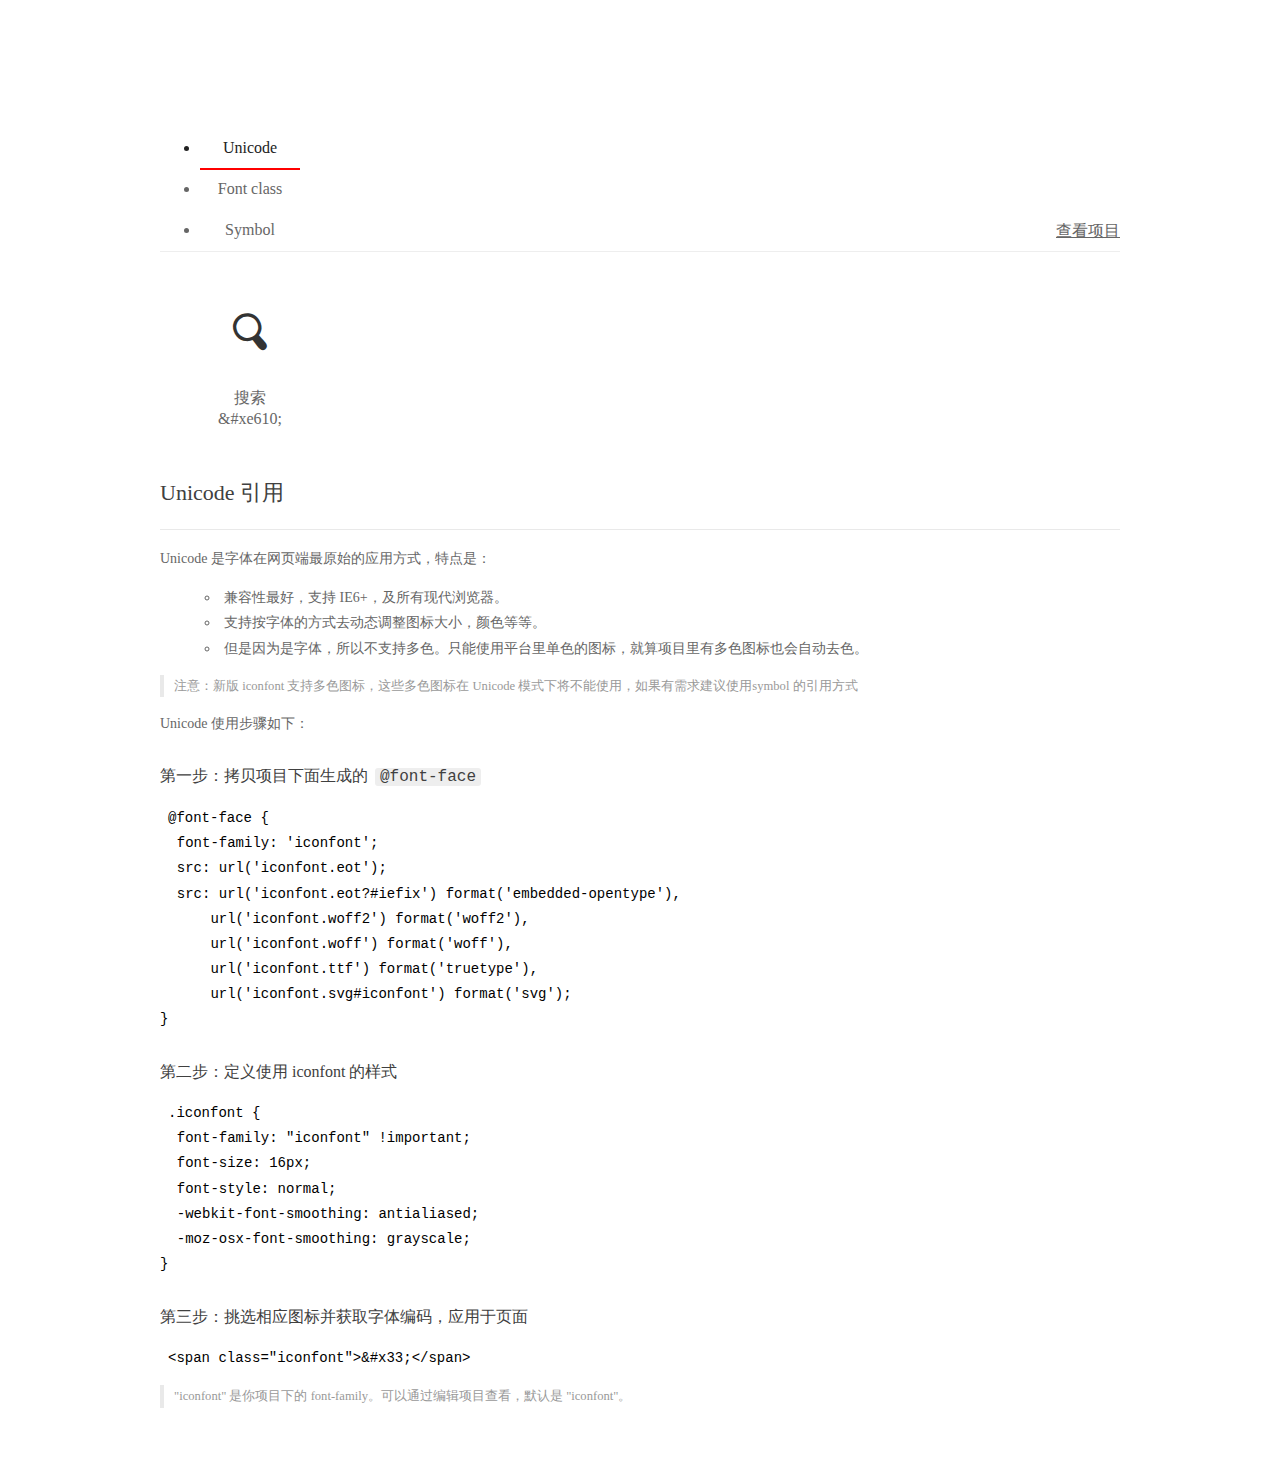
<file: img/font_1077112_frjc7kt087/demo_index.html>
<!DOCTYPE html>
<html>
<head>
  <meta charset="utf-8"/>
  <title>IconFont Demo</title>
  <link rel="shortcut icon" href="https://gtms04.alicdn.com/tps/i4/TB1_oz6GVXXXXaFXpXXJDFnIXXX-64-64.ico" type="image/x-icon"/>
  <link rel="stylesheet" href="https://g.alicdn.com/thx/cube/1.3.2/cube.min.css">
  <link rel="stylesheet" href="demo.css">
  <link rel="stylesheet" href="iconfont.css">
  <script src="iconfont.js"></script>
  <!-- jQuery -->
  <script src="https://a1.alicdn.com/oss/uploads/2018/12/26/7bfddb60-08e8-11e9-9b04-53e73bb6408b.js"></script>
  <!-- 代码高亮 -->
  <script src="https://a1.alicdn.com/oss/uploads/2018/12/26/a3f714d0-08e6-11e9-8a15-ebf944d7534c.js"></script>
</head>
<body>
  <div class="main">
    <h1 class="logo"><a href="https://www.iconfont.cn/" title="iconfont 首页" target="_blank">&#xe86b;</a></h1>
    <div class="nav-tabs">
      <ul id="tabs" class="dib-box">
        <li class="dib active"><span>Unicode</span></li>
        <li class="dib"><span>Font class</span></li>
        <li class="dib"><span>Symbol</span></li>
      </ul>
      
      <a href="https://www.iconfont.cn/manage/index?manage_type=myprojects&projectId=1077112" target="_blank" class="nav-more">查看项目</a>
      
    </div>
    <div class="tab-container">
      <div class="content unicode" style="display: block;">
          <ul class="icon_lists dib-box">
          
            <li class="dib">
              <span class="icon iconfont">&#xe610;</span>
                <div class="name">搜索</div>
                <div class="code-name">&amp;#xe610;</div>
              </li>
          
          </ul>
          <div class="article markdown">
          <h2 id="unicode-">Unicode 引用</h2>
          <hr>

          <p>Unicode 是字体在网页端最原始的应用方式，特点是：</p>
          <ul>
            <li>兼容性最好，支持 IE6+，及所有现代浏览器。</li>
            <li>支持按字体的方式去动态调整图标大小，颜色等等。</li>
            <li>但是因为是字体，所以不支持多色。只能使用平台里单色的图标，就算项目里有多色图标也会自动去色。</li>
          </ul>
          <blockquote>
            <p>注意：新版 iconfont 支持多色图标，这些多色图标在 Unicode 模式下将不能使用，如果有需求建议使用symbol 的引用方式</p>
          </blockquote>
          <p>Unicode 使用步骤如下：</p>
          <h3 id="-font-face">第一步：拷贝项目下面生成的 <code>@font-face</code></h3>
<pre><code class="language-css"
>@font-face {
  font-family: 'iconfont';
  src: url('iconfont.eot');
  src: url('iconfont.eot?#iefix') format('embedded-opentype'),
      url('iconfont.woff2') format('woff2'),
      url('iconfont.woff') format('woff'),
      url('iconfont.ttf') format('truetype'),
      url('iconfont.svg#iconfont') format('svg');
}
</code></pre>
          <h3 id="-iconfont-">第二步：定义使用 iconfont 的样式</h3>
<pre><code class="language-css"
>.iconfont {
  font-family: "iconfont" !important;
  font-size: 16px;
  font-style: normal;
  -webkit-font-smoothing: antialiased;
  -moz-osx-font-smoothing: grayscale;
}
</code></pre>
          <h3 id="-">第三步：挑选相应图标并获取字体编码，应用于页面</h3>
<pre>
<code class="language-html"
>&lt;span class="iconfont"&gt;&amp;#x33;&lt;/span&gt;
</code></pre>
          <blockquote>
            <p>"iconfont" 是你项目下的 font-family。可以通过编辑项目查看，默认是 "iconfont"。</p>
          </blockquote>
          </div>
      </div>
      <div class="content font-class">
        <ul class="icon_lists dib-box">
          
          <li class="dib">
            <span class="icon iconfont icon-sousuo"></span>
            <div class="name">
              搜索
            </div>
            <div class="code-name">.icon-sousuo
            </div>
          </li>
          
        </ul>
        <div class="article markdown">
        <h2 id="font-class-">font-class 引用</h2>
        <hr>

        <p>font-class 是 Unicode 使用方式的一种变种，主要是解决 Unicode 书写不直观，语意不明确的问题。</p>
        <p>与 Unicode 使用方式相比，具有如下特点：</p>
        <ul>
          <li>兼容性良好，支持 IE8+，及所有现代浏览器。</li>
          <li>相比于 Unicode 语意明确，书写更直观。可以很容易分辨这个 icon 是什么。</li>
          <li>因为使用 class 来定义图标，所以当要替换图标时，只需要修改 class 里面的 Unicode 引用。</li>
          <li>不过因为本质上还是使用的字体，所以多色图标还是不支持的。</li>
        </ul>
        <p>使用步骤如下：</p>
        <h3 id="-fontclass-">第一步：引入项目下面生成的 fontclass 代码：</h3>
<pre><code class="language-html">&lt;link rel="stylesheet" href="./iconfont.css"&gt;
</code></pre>
        <h3 id="-">第二步：挑选相应图标并获取类名，应用于页面：</h3>
<pre><code class="language-html">&lt;span class="iconfont icon-xxx"&gt;&lt;/span&gt;
</code></pre>
        <blockquote>
          <p>"
            iconfont" 是你项目下的 font-family。可以通过编辑项目查看，默认是 "iconfont"。</p>
        </blockquote>
      </div>
      </div>
      <div class="content symbol">
          <ul class="icon_lists dib-box">
          
            <li class="dib">
                <svg class="icon svg-icon" aria-hidden="true">
                  <use xlink:href="#icon-sousuo"></use>
                </svg>
                <div class="name">搜索</div>
                <div class="code-name">#icon-sousuo</div>
            </li>
          
          </ul>
          <div class="article markdown">
          <h2 id="symbol-">Symbol 引用</h2>
          <hr>

          <p>这是一种全新的使用方式，应该说这才是未来的主流，也是平台目前推荐的用法。相关介绍可以参考这篇<a href="">文章</a>
            这种用法其实是做了一个 SVG 的集合，与另外两种相比具有如下特点：</p>
          <ul>
            <li>支持多色图标了，不再受单色限制。</li>
            <li>通过一些技巧，支持像字体那样，通过 <code>font-size</code>, <code>color</code> 来调整样式。</li>
            <li>兼容性较差，支持 IE9+，及现代浏览器。</li>
            <li>浏览器渲染 SVG 的性能一般，还不如 png。</li>
          </ul>
          <p>使用步骤如下：</p>
          <h3 id="-symbol-">第一步：引入项目下面生成的 symbol 代码：</h3>
<pre><code class="language-html">&lt;script src="./iconfont.js"&gt;&lt;/script&gt;
</code></pre>
          <h3 id="-css-">第二步：加入通用 CSS 代码（引入一次就行）：</h3>
<pre><code class="language-html">&lt;style&gt;
.icon {
  width: 1em;
  height: 1em;
  vertical-align: -0.15em;
  fill: currentColor;
  overflow: hidden;
}
&lt;/style&gt;
</code></pre>
          <h3 id="-">第三步：挑选相应图标并获取类名，应用于页面：</h3>
<pre><code class="language-html">&lt;svg class="icon" aria-hidden="true"&gt;
  &lt;use xlink:href="#icon-xxx"&gt;&lt;/use&gt;
&lt;/svg&gt;
</code></pre>
          </div>
      </div>

    </div>
  </div>
  <script>
  $(document).ready(function () {
      $('.tab-container .content:first').show()

      $('#tabs li').click(function (e) {
        var tabContent = $('.tab-container .content')
        var index = $(this).index()

        if ($(this).hasClass('active')) {
          return
        } else {
          $('#tabs li').removeClass('active')
          $(this).addClass('active')

          tabContent.hide().eq(index).fadeIn()
        }
      })
    })
  </script>
</body>
</html>
</file>
<file: css/mi-top.css>
#mi9{
	
	background: url(../img/log.jpg) no-repeat;
}
body{
	background: #f9f8f8;
}
.mi-top{
	height: 40px;
	color: #b0b0b0;
	background: #333;
	font-size: 13px;
	
}
.mi-toponw{
	width: 1226px;
	margin-left: auto;
	margin-right: auto;
	background: #333333;
	
}
.mi-topone{
	line-height: 40px;
	position: absolute;
	background: #333333;
	
}
a{
	text-decoration: none;
	color:#b0b0b0;
}
.mi-topone a{
	color: #B0B0B0;
	text-decoration: none;
	
	}
	.mi-topone a:hover{
		color: #FFFFFF;
		}
		/* 结束头右 */
.mi-top .mi-toptow{
	width: 100px;
	float: right;
	font-size: 14px;
	background-color:#424242;
	color: #b0b0b0;
	text-align: center;
	
	.mi-two-one1-a span
	
 }
 .mi-toptow{
	 position: relative;
	 line-height: 40px;
	 background: #000000;
	 
 }
 .mi-toptow a{
	 text-decoration: none;
	 color:#b0b0b0;
 }
 .mi-toptow a:hover{
 	color:#ff6700 ;
 	background: #FFFFFF;
 	display: block;
 }
 .mi-to{
	 margin:0px 125px;
	
 }
 .mi-tot{
	 float: right;
	 color: #b0b0b0;
	 line-height: 40px;
	 margin-left: 6px;
	 
	 }
.mi-tot a:hover{
	color:#FFFFFF ;
}
</file>
<file: css/mi-two.css>
.mi-two1{
	height: 105px;
	position: relative;
	top: 20px;
	
	}
	.mi-two-one1{
		width:1226px ;
		margin-left: auto;
		margin-right: auto;
	
		
		}
		.mi-log1{
			
			width: 55px;
			height: 55px;
			font-size: 40px;
			background-color:#ff6700 ;
				float: left;
				margin-right: 165px;
				
		}
		.mi-two-one1-a{
			height: 50px;
			width: 640px;
			float:left;
			line-height: 50px;
			
			}
			.mi-two-one1-a span{
				margin-right: 18px;
				}
				.mi-two-one1-a span a{
					color: #212121;
					}
					.mi-two-one1-a span a:hover{
						color: #ff6600;
					}
					
.mi1{
	width: 264px;
	
	float: right;
	margin-right: 20px;
	}
	.mi1 div{
		width: 220px;
		
		float: left;
	}
	form>.mi2{
		background: #FFFFFF;
		width: 40px;
		height: 50px;
		border: 1px solid #FFFFFF;
	}
	.mis{
		 height: 53px;
		 width: 220px;
		 border: 1px solid #f9f8f8;
		 
		}
		.mi1 div img{
			margin-top: 10px;
			}
</file>
<file: css/mi-three.css>
.mi-three{
	height: 460px;
	width:1226px;
	background: #00C0A5;
	margin-left: auto;
	margin-right: auto;
}
.mi-three-onee{
	height: 459px;
	border: 1px solid #00C0A5;
	width:240px;
	float: left;
	
	
}
.mi-three-onee .mi-treww-om{
	height: 44px;
	
	
	line-height: 40px;
	
	
	
}
.mi-three-onee .mi-treww-om a{
	display: block;
	color: #FFF;
	height: 44px;
	width:240px;
	overflow: hidden;
	
	}
	.mi-three-onee .mi-treww-om a:hover{
		background: yellow;
		
		}
</file>
<file: css/mifour.css>
*{
	margin: 0px;
	padding: 0px;
}
.mi-for{
	height: 200px;
	margin-top: 13px;
	
	
}
.mi-for1{
	overflow: hidden;
	width:1226px;
	margin-left: auto;
	margin-right: auto;
	
}
.ds{
	width: 250px;
	float: left;
}
.ds1{
	width: 926px;
}
.mi{
	width: 245px;
	
	font-size: 10px;
	height: 170px;
	background: rosybrown;
	
}
.mi ul{
	font-weight: 600;
	list-style: none;
}
.mi ul li{
	width: 62px;
	float: left;
	margin-top: 16px;
	margin-left: 13px;
	text-align: center;
	
}

.mi a{
	width: 62px;
	color: #FFF;
	
	
	
}
.mi a:hover{
	
	color: #F5F5F5;
	
}
.ds1{
	width:974px;
	
}
.ds1 ul{
	list-style: none;
}
.ds1 ul li{
	width: 300px;
	float: left;
	height: 170px;
	margin-left: 24px;
}
.ds1 ul li img{
	width: 300px;
	height: 170px;
	
	
}
</file>
<file: css/mi-wu.css>
.mi-w{
	
	width:1226px;
	
	margin-left: auto;
	margin-right: auto;
	
	
}
.mi-w img{
	height: 115px;
	width: 1215px;
}
.mi-liu{
	width:1226px;
	
	margin-left: auto;
	margin-right: auto;
	height: 60px;
	margin-top: 25px;
	
}
.mi-liu-top{
	width:1226px;
	height: 20px;
	background: #fbf7f7;
}
.mi-liu-top .mi-liu-top1{
	float: left;
	width: 1100px;
	height:30px ;
	background: #f9f8f8;
	
}
.mi-liu-top .mi-liu-top2{
	width: 90px;
	
}
.mi-liu-top .mi-liu-top2 h3{
	float: right;
	
	
}
.mi-tu{
	height: 664px;
	margin-top: 8px;
	width: 234px;
	
	float: left;
}
.mi-tu .mi-tu-1{
	height: 614px;
	width: 234px
	
}
.mi-tu-2{
	width: 987px;
	
}
.mi-tu-2 ul{
	list-style: none;
	
}
.mi-tu-2 ul li{
	height: 298px;
	text-align: center;
	background: #FFFFFF;
	width: 228px;
	margin-bottom: 13px;
	float: left;
	
	margin-left: 16px;
	
}
.mi-tu-2 ul li a{
	
	color:black ;
	font-size:14px ;
}
.mi-tu-2 ul li p{
	
	font-size:12px ;
	color: #959595;
	line-height: 22px;
}
.mi-tu-2 ul li p span{
	color: red;
	font-size: 14px;
}
.mi-tu-2 ul li .mi-xx{
	width: 60px;
	height: 20px;
	background: chartreuse;
	color: #FFF;
	position: relative;
	bottom: 237px;
	left: 78px;
} 
.mi-tu-2 ul li .xx{
	background: red;
}
.mi-t1u{
	width: 200px;
	margin-top: 30px;
}

/*第六部分*/
.mi-liu-top .ddd{
	
	width: 923px;
}
.mi-liu-top .ddd a{
	color: #000000;
	font-size: 20px;
}
.mi-liu .mim1{
	width: 215px;
	padding-right:40px;
	
}

.mi-liu .mim1 a{
	margin-left: 10px;
	color: #000000;
	font-weight: 500px;
	
}
#miii{
	background: #f9f8f8;
}
.mi-ji .mi-jii{
	
	margin-bottom: 16px;
	height: 140px;
	background: #FFF;
	
}

.mi-ji .mi-j{
	width: 80px;
	line-height: 30px;
	position: relative;
	color: black;
	top: 40px;
		
}

.mi-ji img{
	width: 90px;
	margin-top: -20px;
	margin-right: -80px;
	
	
}
.mi-ji .mi-j2{
	color: red;
}
.mi-ji .mi-jii .mi-j3{
	color: #665E57;
}
.mi-ji .mi-jii p .mijp{
	width: 50px;
	margin-top: -10px;
}
/*第六部分开始*/


.mi-liu-top .miml1{
	width: 263px;
	
}
/*第六部分结束*/
</file>
<file: css/si.css>
.mi-s{
	overflow: hidden;
	width:1226px;
	
	margin-left: auto;
	margin-right: auto;
	
}
.mi-s .mi-s1{
	width:1226px;
	height: 15px;
	
}
.mi-s .mi-s1 .mi-si li{
	width: 1160px;
	font-size: 22px;
}
.mi-s .mi-s1 ul{
	list-style: none;
}
.mi-s .mi-s1 ul li{
	float: left;
}
.mi-s .mi-s1 .mi-so li{
	border: 1px solid;
	width: 30px;
	text-align: center;
}
.mi-s .mi-s2{
	
	height: 300px;
}
.mi-s .mi-s2 ul{
	list-style: none;
}
.mi-s .mi-s2 ul li{
	background: #FFF;
	width: 235px;
	height: 300px;
	float: left;
	margin-right: 10px;
	text-align: center;
	
}
.mi-s .mi-s2 ul li img{
	
	margin-top: 45px;
	
}
.mi-s .mi-s2 ul li  a{
	color: black;
	font-size: 12PX;
}
.mi-s .mi-s2 ul li .s1-mi{
	font-size: 14PX;
	color: #ff6600;
	
}
.mi-s .mi-s2 ul li .s2-mi{
	color:#969;
	font-size: 13PX;
}
/*11*/
.mi-yi{
	width:1226px;
	
	margin-left: auto;
	margin-right: auto;
	height: 80px;
	
	font-size: 26px;
	line-height: 100px;
}
.mi-ye{
	width:1226px;
	
	margin-left: auto;
	margin-right: auto;
	height: 415px;
	
}
.mi-ye ul{
	list-style: none;
	margin: 0px auto;
}
.mi-ye ul li{
	
	width: 296px;
	height: 415px;
	background: #FFF;
	float: left;
	
	margin-right: 8px;
	font-size: 12px;
	color: #669966;
	
	
	
}
.mi-ye ul li p {
	margin: 0px auto;
	width: 242px;
	/*border: 1px solid;*/
	margin-bottom: 20px;
	
	
	
}
.mi-ye .ye1aa{
	margin-bottom: 10px;
}
.mi-ye .ye1 a{
	color: #000000;
	font-size: 14px;
	width: 200px;
	height: 415px;
	margin-top: 10px;
}
.mi-ye .ye13 a{
	font-size: 14px;
	color: #000000;
	
	
}
.mi-ye ul  .ye13 span{
	color: #ff6600;
	font-size: 14px;
}


/*第十二*/
.mi-p{
	width:1226px;
	
	margin-left: auto;
	margin-right: auto;
	
}
.mi-pi{
	height: 80px;
}
.mi-pi ul{
	list-style: none;
	line-height: 80px;
}
.mi-pi ul li{
	float: left;
	margin-right: 10px;
	font-size: 20px;
}
.mi-pi ul .mi-pin{
	float: right;
	font-size: 18px;
	
}

.mi-pi ul .mi-pin img{
	position: relative;
	top: 10px;
}
.spo{
	overflow: hidden;
	width:1226px;
	
	margin-left: auto;
	margin-right: auto;
}
.spo .spo-mo ul{
	list-style: none;
	text-align: center;
	line-height: 50px;
}
.spo .spo-mo ul li{
	width: 296px;
	background: #FFFFFF;
	float: left;
	margin-right: 10px;
}
.spo .spo-mo ul li img{
	width: 296px;
	height: 180px;
}
 .spo .spo-mo ul li a{
 	color: #000000;
 	
 }
.spo .spo-mo ul li .mi-sp{
	color: #CCCCCC;
	font-size: 14px;
}
.spo .spo-mo ul li .mi-tut{
	width: 25px;
	height: 15px;
	border: 3px solid #FFFFFF;
	border-radius: 25px;
	position: relative;
	top: -165px;
	left: -110px;
}

.spo .spo-mo ul li .mi-tut:hover{
	background: yellow;
	border: 3px solid yellow;
}
</file>
<file: img/font_1077112_frjc7kt087/demo.css>
/* Logo 字体 */
@font-face {
  font-family: "iconfont logo";
  src: url('https://at.alicdn.com/t/font_985780_km7mi63cihi.eot?t=1545807318834');
  src: url('https://at.alicdn.com/t/font_985780_km7mi63cihi.eot?t=1545807318834#iefix') format('embedded-opentype'),
    url('https://at.alicdn.com/t/font_985780_km7mi63cihi.woff?t=1545807318834') format('woff'),
    url('https://at.alicdn.com/t/font_985780_km7mi63cihi.ttf?t=1545807318834') format('truetype'),
    url('https://at.alicdn.com/t/font_985780_km7mi63cihi.svg?t=1545807318834#iconfont') format('svg');
}

.logo {
  font-family: "iconfont logo";
  font-size: 160px;
  font-style: normal;
  -webkit-font-smoothing: antialiased;
  -moz-osx-font-smoothing: grayscale;
}

/* tabs */
.nav-tabs {
  position: relative;
}

.nav-tabs .nav-more {
  position: absolute;
  right: 0;
  bottom: 0;
  height: 42px;
  line-height: 42px;
  color: #666;
}

#tabs {
  border-bottom: 1px solid #eee;
}

#tabs li {
  cursor: pointer;
  width: 100px;
  height: 40px;
  line-height: 40px;
  text-align: center;
  font-size: 16px;
  border-bottom: 2px solid transparent;
  position: relative;
  z-index: 1;
  margin-bottom: -1px;
  color: #666;
}


#tabs .active {
  border-bottom-color: #f00;
  color: #222;
}

.tab-container .content {
  display: none;
}

/* 页面布局 */
.main {
  padding: 30px 100px;
  width: 960px;
  margin: 0 auto;
}

.main .logo {
  color: #333;
  text-align: left;
  margin-bottom: 30px;
  line-height: 1;
  height: 110px;
  margin-top: -50px;
  overflow: hidden;
  *zoom: 1;
}

.main .logo a {
  font-size: 160px;
  color: #333;
}

.helps {
  margin-top: 40px;
}

.helps pre {
  padding: 20px;
  margin: 10px 0;
  border: solid 1px #e7e1cd;
  background-color: #fffdef;
  overflow: auto;
}

.icon_lists {
  width: 100% !important;
  overflow: hidden;
  *zoom: 1;
}

.icon_lists li {
  width: 100px;
  margin-bottom: 10px;
  margin-right: 20px;
  text-align: center;
  list-style: none !important;
  cursor: default;
}

.icon_lists li .code-name {
  line-height: 1.2;
}

.icon_lists .icon {
  display: block;
  height: 100px;
  line-height: 100px;
  font-size: 42px;
  margin: 10px auto;
  color: #333;
  -webkit-transition: font-size 0.25s linear, width 0.25s linear;
  -moz-transition: font-size 0.25s linear, width 0.25s linear;
  transition: font-size 0.25s linear, width 0.25s linear;
}

.icon_lists .icon:hover {
  font-size: 100px;
}

.icon_lists .svg-icon {
  /* 通过设置 font-size 来改变图标大小 */
  width: 1em;
  /* 图标和文字相邻时，垂直对齐 */
  vertical-align: -0.15em;
  /* 通过设置 color 来改变 SVG 的颜色/fill */
  fill: currentColor;
  /* path 和 stroke 溢出 viewBox 部分在 IE 下会显示
      normalize.css 中也包含这行 */
  overflow: hidden;
}

.icon_lists li .name,
.icon_lists li .code-name {
  color: #666;
}

/* markdown 样式 */
.markdown {
  color: #666;
  font-size: 14px;
  line-height: 1.8;
}

.highlight {
  line-height: 1.5;
}

.markdown img {
  vertical-align: middle;
  max-width: 100%;
}

.markdown h1 {
  color: #404040;
  font-weight: 500;
  line-height: 40px;
  margin-bottom: 24px;
}

.markdown h2,
.markdown h3,
.markdown h4,
.markdown h5,
.markdown h6 {
  color: #404040;
  margin: 1.6em 0 0.6em 0;
  font-weight: 500;
  clear: both;
}

.markdown h1 {
  font-size: 28px;
}

.markdown h2 {
  font-size: 22px;
}

.markdown h3 {
  font-size: 16px;
}

.markdown h4 {
  font-size: 14px;
}

.markdown h5 {
  font-size: 12px;
}

.markdown h6 {
  font-size: 12px;
}

.markdown hr {
  height: 1px;
  border: 0;
  background: #e9e9e9;
  margin: 16px 0;
  clear: both;
}

.markdown p {
  margin: 1em 0;
}

.markdown>p,
.markdown>blockquote,
.markdown>.highlight,
.markdown>ol,
.markdown>ul {
  width: 80%;
}

.markdown ul>li {
  list-style: circle;
}

.markdown>ul li,
.markdown blockquote ul>li {
  margin-left: 20px;
  padding-left: 4px;
}

.markdown>ul li p,
.markdown>ol li p {
  margin: 0.6em 0;
}

.markdown ol>li {
  list-style: decimal;
}

.markdown>ol li,
.markdown blockquote ol>li {
  margin-left: 20px;
  padding-left: 4px;
}

.markdown code {
  margin: 0 3px;
  padding: 0 5px;
  background: #eee;
  border-radius: 3px;
}

.markdown strong,
.markdown b {
  font-weight: 600;
}

.markdown>table {
  border-collapse: collapse;
  border-spacing: 0px;
  empty-cells: show;
  border: 1px solid #e9e9e9;
  width: 95%;
  margin-bottom: 24px;
}

.markdown>table th {
  white-space: nowrap;
  color: #333;
  font-weight: 600;
}

.markdown>table th,
.markdown>table td {
  border: 1px solid #e9e9e9;
  padding: 8px 16px;
  text-align: left;
}

.markdown>table th {
  background: #F7F7F7;
}

.markdown blockquote {
  font-size: 90%;
  color: #999;
  border-left: 4px solid #e9e9e9;
  padding-left: 0.8em;
  margin: 1em 0;
}

.markdown blockquote p {
  margin: 0;
}

.markdown .anchor {
  opacity: 0;
  transition: opacity 0.3s ease;
  margin-left: 8px;
}

.markdown .waiting {
  color: #ccc;
}

.markdown h1:hover .anchor,
.markdown h2:hover .anchor,
.markdown h3:hover .anchor,
.markdown h4:hover .anchor,
.markdown h5:hover .anchor,
.markdown h6:hover .anchor {
  opacity: 1;
  display: inline-block;
}

.markdown>br,
.markdown>p>br {
  clear: both;
}


.hljs {
  display: block;
  background: white;
  padding: 0.5em;
  color: #333333;
  overflow-x: auto;
}

.hljs-comment,
.hljs-meta {
  color: #969896;
}

.hljs-string,
.hljs-variable,
.hljs-template-variable,
.hljs-strong,
.hljs-emphasis,
.hljs-quote {
  color: #df5000;
}

.hljs-keyword,
.hljs-selector-tag,
.hljs-type {
  color: #a71d5d;
}

.hljs-literal,
.hljs-symbol,
.hljs-bullet,
.hljs-attribute {
  color: #0086b3;
}

.hljs-section,
.hljs-name {
  color: #63a35c;
}

.hljs-tag {
  color: #333333;
}

.hljs-title,
.hljs-attr,
.hljs-selector-id,
.hljs-selector-class,
.hljs-selector-attr,
.hljs-selector-pseudo {
  color: #795da3;
}

.hljs-addition {
  color: #55a532;
  background-color: #eaffea;
}

.hljs-deletion {
  color: #bd2c00;
  background-color: #ffecec;
}

.hljs-link {
  text-decoration: underline;
}

/* 代码高亮 */
/* PrismJS 1.15.0
https://prismjs.com/download.html#themes=prism&languages=markup+css+clike+javascript */
/**
 * prism.js default theme for JavaScript, CSS and HTML
 * Based on dabblet (http://dabblet.com)
 * @author Lea Verou
 */
code[class*="language-"],
pre[class*="language-"] {
  color: black;
  background: none;
  text-shadow: 0 1px white;
  font-family: Consolas, Monaco, 'Andale Mono', 'Ubuntu Mono', monospace;
  text-align: left;
  white-space: pre;
  word-spacing: normal;
  word-break: normal;
  word-wrap: normal;
  line-height: 1.5;

  -moz-tab-size: 4;
  -o-tab-size: 4;
  tab-size: 4;

  -webkit-hyphens: none;
  -moz-hyphens: none;
  -ms-hyphens: none;
  hyphens: none;
}

pre[class*="language-"]::-moz-selection,
pre[class*="language-"] ::-moz-selection,
code[class*="language-"]::-moz-selection,
code[class*="language-"] ::-moz-selection {
  text-shadow: none;
  background: #b3d4fc;
}

pre[class*="language-"]::selection,
pre[class*="language-"] ::selection,
code[class*="language-"]::selection,
code[class*="language-"] ::selection {
  text-shadow: none;
  background: #b3d4fc;
}

@media print {

  code[class*="language-"],
  pre[class*="language-"] {
    text-shadow: none;
  }
}

/* Code blocks */
pre[class*="language-"] {
  padding: 1em;
  margin: .5em 0;
  overflow: auto;
}

:not(pre)>code[class*="language-"],
pre[class*="language-"] {
  background: #f5f2f0;
}

/* Inline code */
:not(pre)>code[class*="language-"] {
  padding: .1em;
  border-radius: .3em;
  white-space: normal;
}

.token.comment,
.token.prolog,
.token.doctype,
.token.cdata {
  color: slategray;
}

.token.punctuation {
  color: #999;
}

.namespace {
  opacity: .7;
}

.token.property,
.token.tag,
.token.boolean,
.token.number,
.token.constant,
.token.symbol,
.token.deleted {
  color: #905;
}

.token.selector,
.token.attr-name,
.token.string,
.token.char,
.token.builtin,
.token.inserted {
  color: #690;
}

.token.operator,
.token.entity,
.token.url,
.language-css .token.string,
.style .token.string {
  color: #9a6e3a;
  background: hsla(0, 0%, 100%, .5);
}

.token.atrule,
.token.attr-value,
.token.keyword {
  color: #07a;
}

.token.function,
.token.class-name {
  color: #DD4A68;
}

.token.regex,
.token.important,
.token.variable {
  color: #e90;
}

.token.important,
.token.bold {
  font-weight: bold;
}

.token.italic {
  font-style: italic;
}

.token.entity {
  cursor: help;
}
</file>
<file: img/font_1077112_frjc7kt087/iconfont.css>
@font-face {font-family: "iconfont";
  src: url('iconfont.eot?t=1552013990839'); /* IE9 */
  src: url('iconfont.eot?t=1552013990839#iefix') format('embedded-opentype'), /* IE6-IE8 */
  url('[data-uri]') format('woff2'),
  url('iconfont.woff?t=1552013990839') format('woff'),
  url('iconfont.ttf?t=1552013990839') format('truetype'), /* chrome, firefox, opera, Safari, Android, iOS 4.2+ */
  url('iconfont.svg?t=1552013990839#iconfont') format('svg'); /* iOS 4.1- */
}

.iconfont {
  font-family: "iconfont" !important;
  font-size: 16px;
  font-style: normal;
  -webkit-font-smoothing: antialiased;
  -moz-osx-font-smoothing: grayscale;
}

.icon-sousuo:before {
  content: "\e610";
}
</file>
<file: css/daos.css>
*{
	padding: 0px;
	margin: 0px;
}
.mi-dao{
	width: 1226px;
	
	height: 335px;
	overflow: hidden;
}
.mi-dao .mi-dao-top{
	height: 273px;
	background: #f9f8f8;
	margin-top: 80px;
	
}
.mi-dao .mi-dao-top .mi-dao-top-a{
	padding: 27px 0px;
	display: block;
	width: 1226px;
}
.mi-dao .mi-dao-top .mi-dao-top-a ul{
	list-style: none;
	margin: 0px;
	padding: 0px;
	
}
.mi-dao .mi-dao-top .mi-dao-top-a ul li:first-child{
	border-left: 0px;
}
.mi-dao .mi-dao-top .mi-dao-top-a ul li{
	float: left;
	height: 35px;
	font-size: 16px;
	width: 240px;
	text-align: center;
	
	border-left: 1px solid #666699;
	
}
.mi-dao .mi-dao-top .mi-dao-top-a ul li a{
	display: block;
}
.mi-dao .mi-dao-top .mi-dao-top-a ul li a:hover{
	color: yellow;
}
.mi-dao .mi-dao-top .mi-dao-top-a .mi-dao-b{
	height: 60px;
	
	border-bottom: 1px solid #666699;
}
.mi-dao-l{
	height: 100px;
		
		line-height: 10px;
}
.mi-dao-l img{
	position: relative;
	top: 10px;
}
.mi-dao-c{
	height: 145px;
	font-size: 13px;
	line-height: 25px;
	
}
.mi-dao-c ul{
	list-style-type: none;
}
.mi-dao-c ul li{
	font-size: 12px;
	width: 60px;
	float: left;
	margin-right: 110px;
}
.mi-dao-c ul li a:hover{
	color: #ff6700;
}
.mi-dao-c ul .mi-di{
	display: list-item;
	width: 200px;
	float: right;
	
	position: relative;
	left: 79px;
	top:-90px;
	font-size: 23px;
	text-align: center;
	color: #ff6700;
	border-left: 1px solid #666699;
}
.mi-dao-c ul .mi-di .mio{
	font-size: 12px;
	color: #000000;
}
.mi-dao-c ul .mi-di .mio+p{
	font-size: 15px;
	
}

.mi-dao-c ul .mi-di .mio+p a{
	font-size: 14px;
	width: 10px;
	height: 10px;
	border: 2px solid #ff6700;
}
.mi-dao-c ul .mi-di .mio+p a:hover{
	background: #ff6700;
	color: #FFFFFF;
}
/*底部最后一部分*/
.mi-zd{
	width:1226px;
	margin-left: auto;
	margin-right: auto;
	
	
}
.mi-zd .mi-zd1{
	height: 230px;
	background: #f9f8f8;
}
.mi-zd .mi-zd1 .mi-zdt{
	margin-top: 30px;
}
.mi-zd .mi-zd1 .mi-zdt .mi-zdt-a{
	width: 60px;
	height: 60px;
	background: #ff6600;
	float: left;
}
.mi-zd .mi-zd1 .mi-zdt .mi-zdt-a img{
	margin-top: 10px;
}
.mi-zd .mi-zd1 .mi-zdt .mi-zdt-b{
	float: left;
	width: 1136px;
	margin-left: 11px;
	height: 100px;
	line-height: 20px;
}
.mi-zd .mi-zd1 .mi-zdt .mi-zdt-b p{
	font-size: 12px;
	color: #666666;
	 
}
.mi-zd .mi-zd1 .mi-zdt .mi-zdt-b p a{
	font-size: 11px;
	color: #666666;
	text-align: center;
}
.mi-zd .mi-zd1 .mi-zdt .mi-zdt-b p a:hover{
	color: #ff6600;
}
.mi-zd .mi-zd1 .mi-zdt .mi-zdt-b p span{
	font-size: 12px;
	
}
.mi-zd .mi-zd1 .mi-zdt .mi-zdt-c{
	
	margin-left: 60px;
	
}
.mi-zd .mi-zd1 .mi-zdt .mi-zdt-c a img{
	margin-top: 5px;
	margin-left: 12px;
}
.mi-zd .mi-zd1 .mi-zdt .mi-zdt-d{
	
	margin-left: 490px;
	margin-top: 35px;
	color:#CCCCCC;
	font-size: 21px;
	
}
</file>
